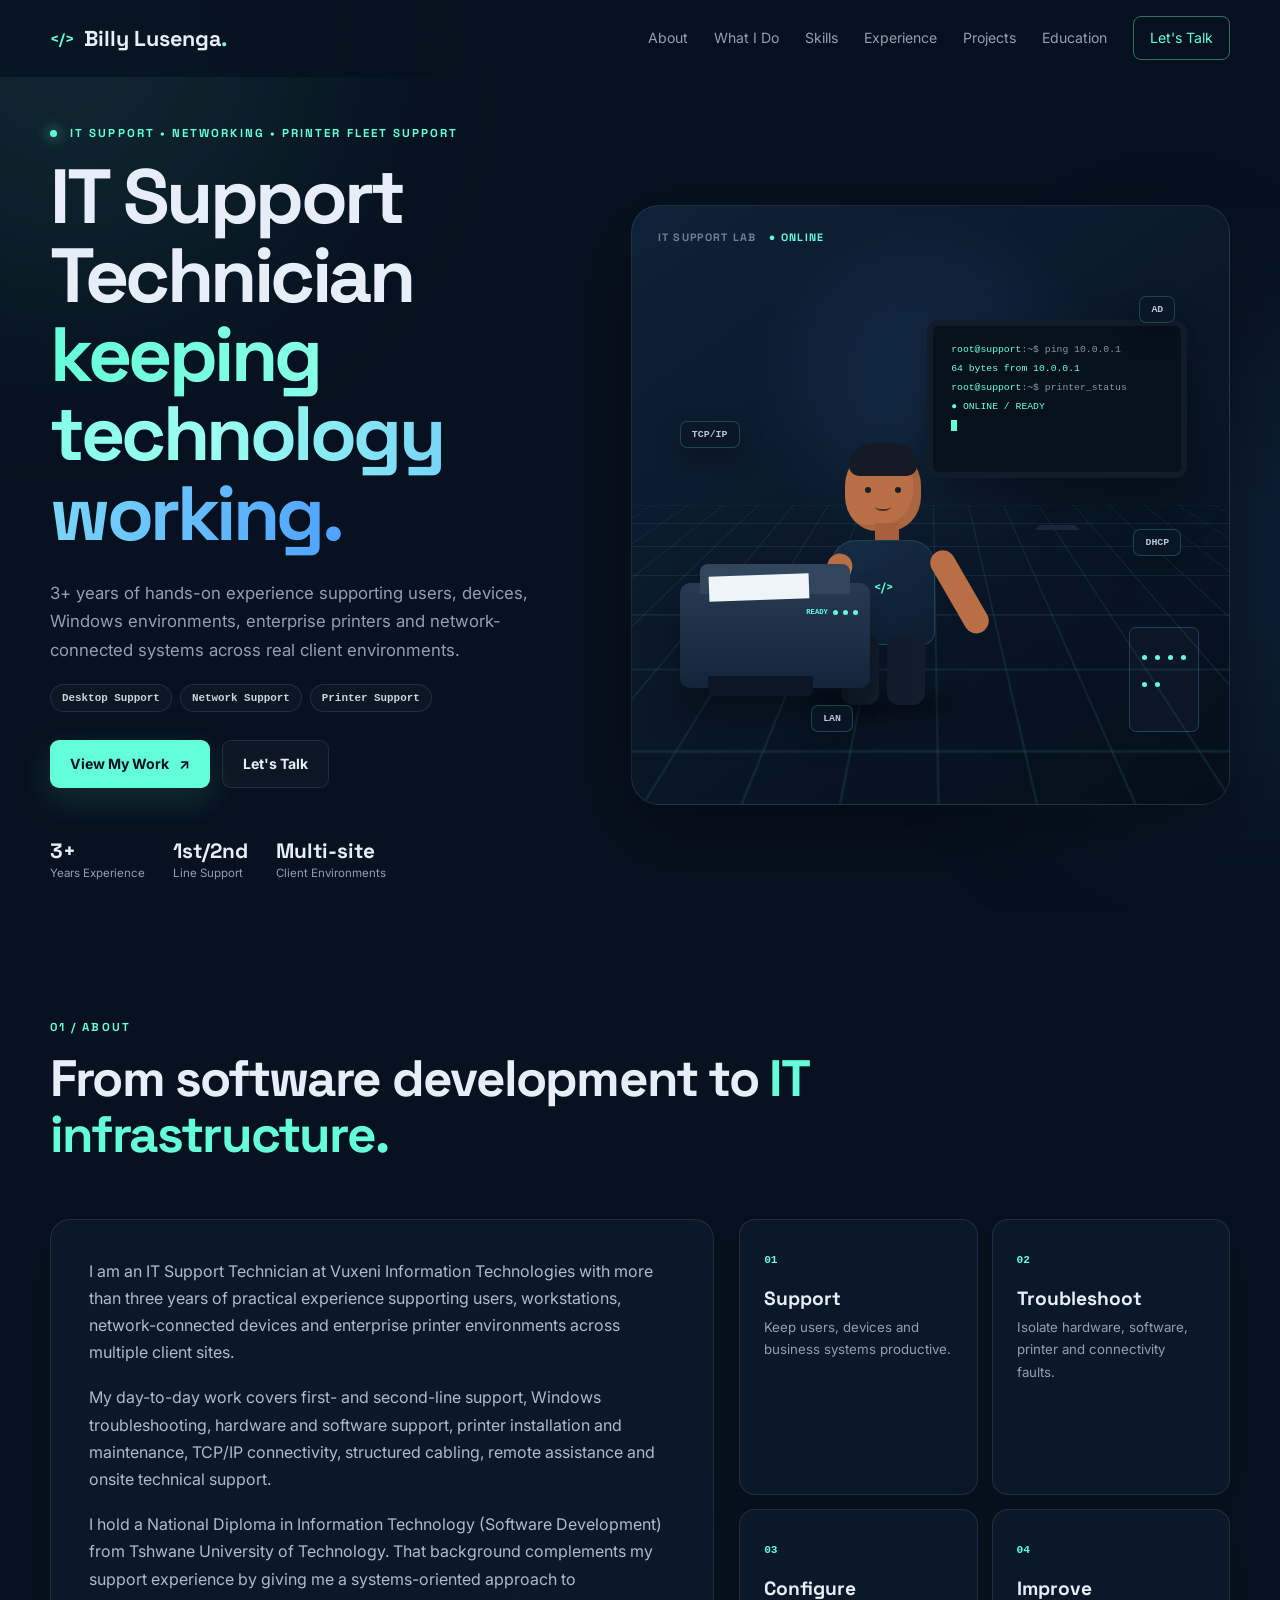
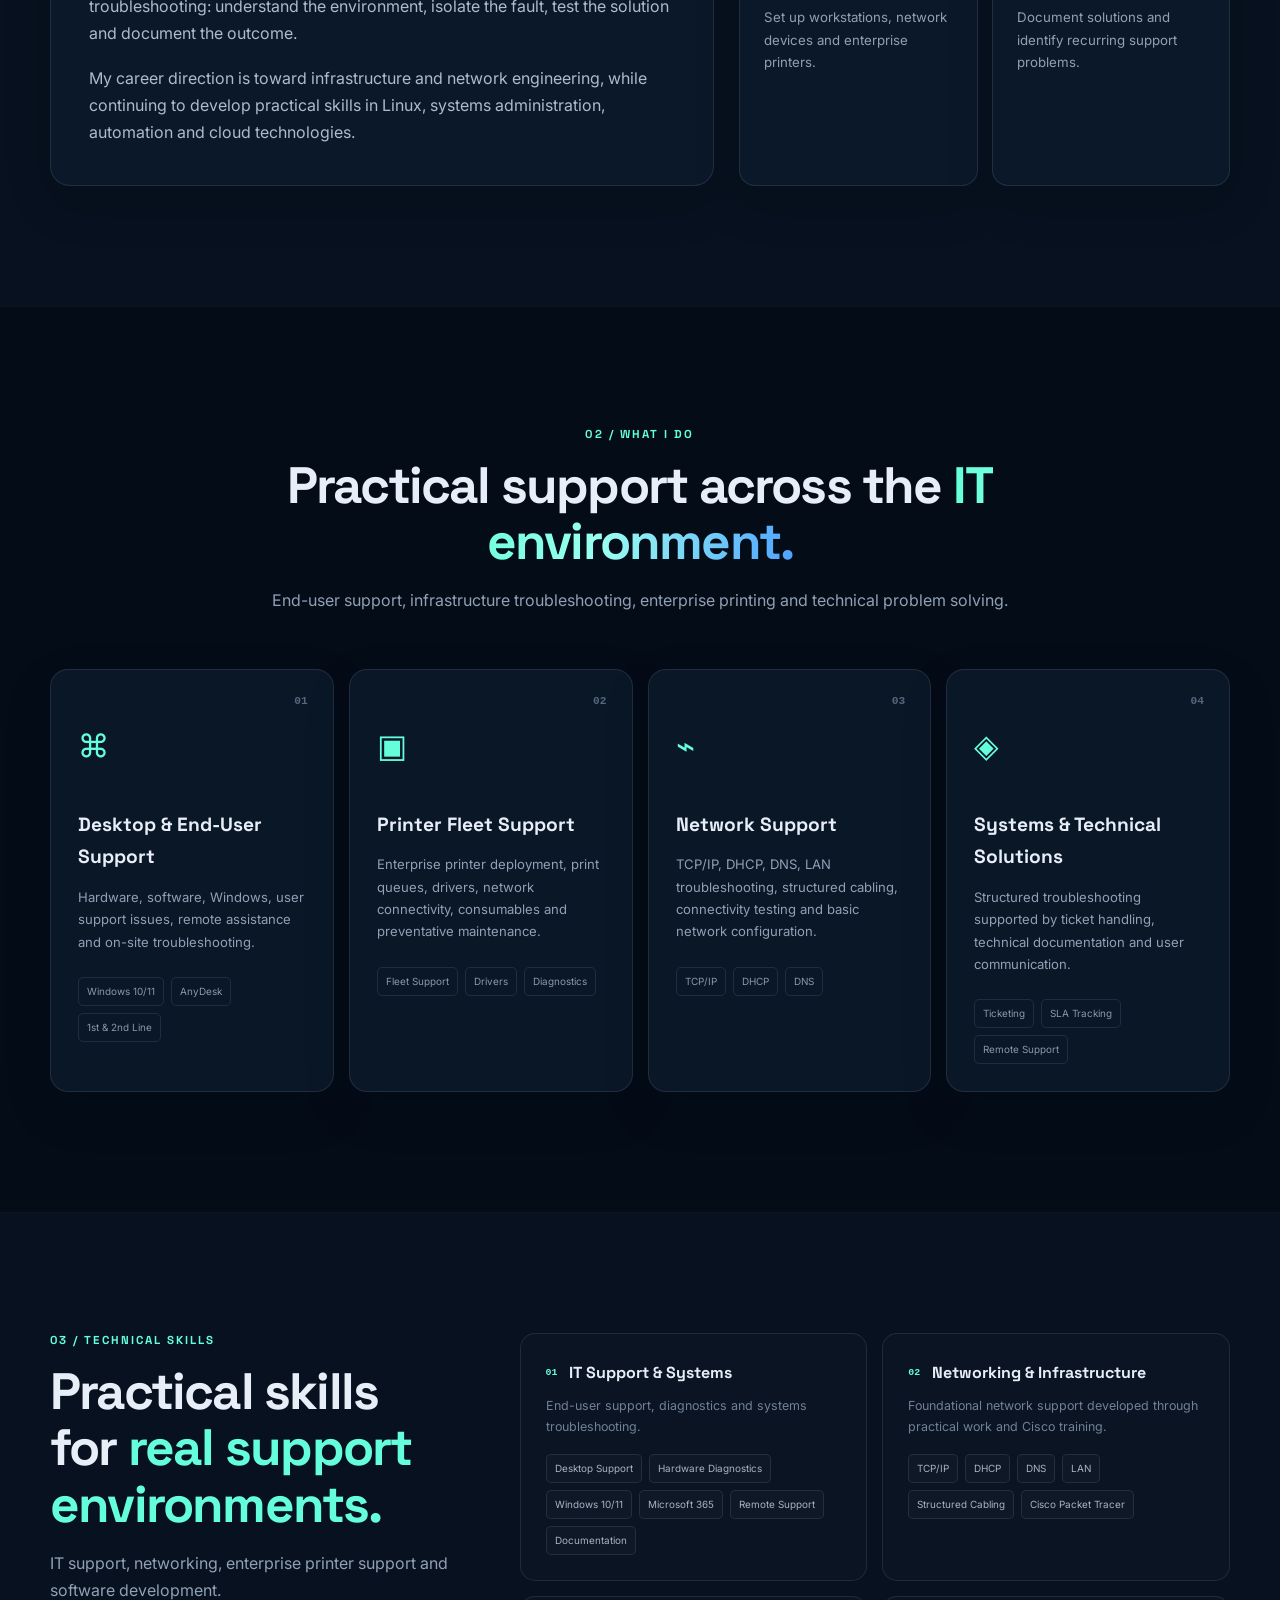
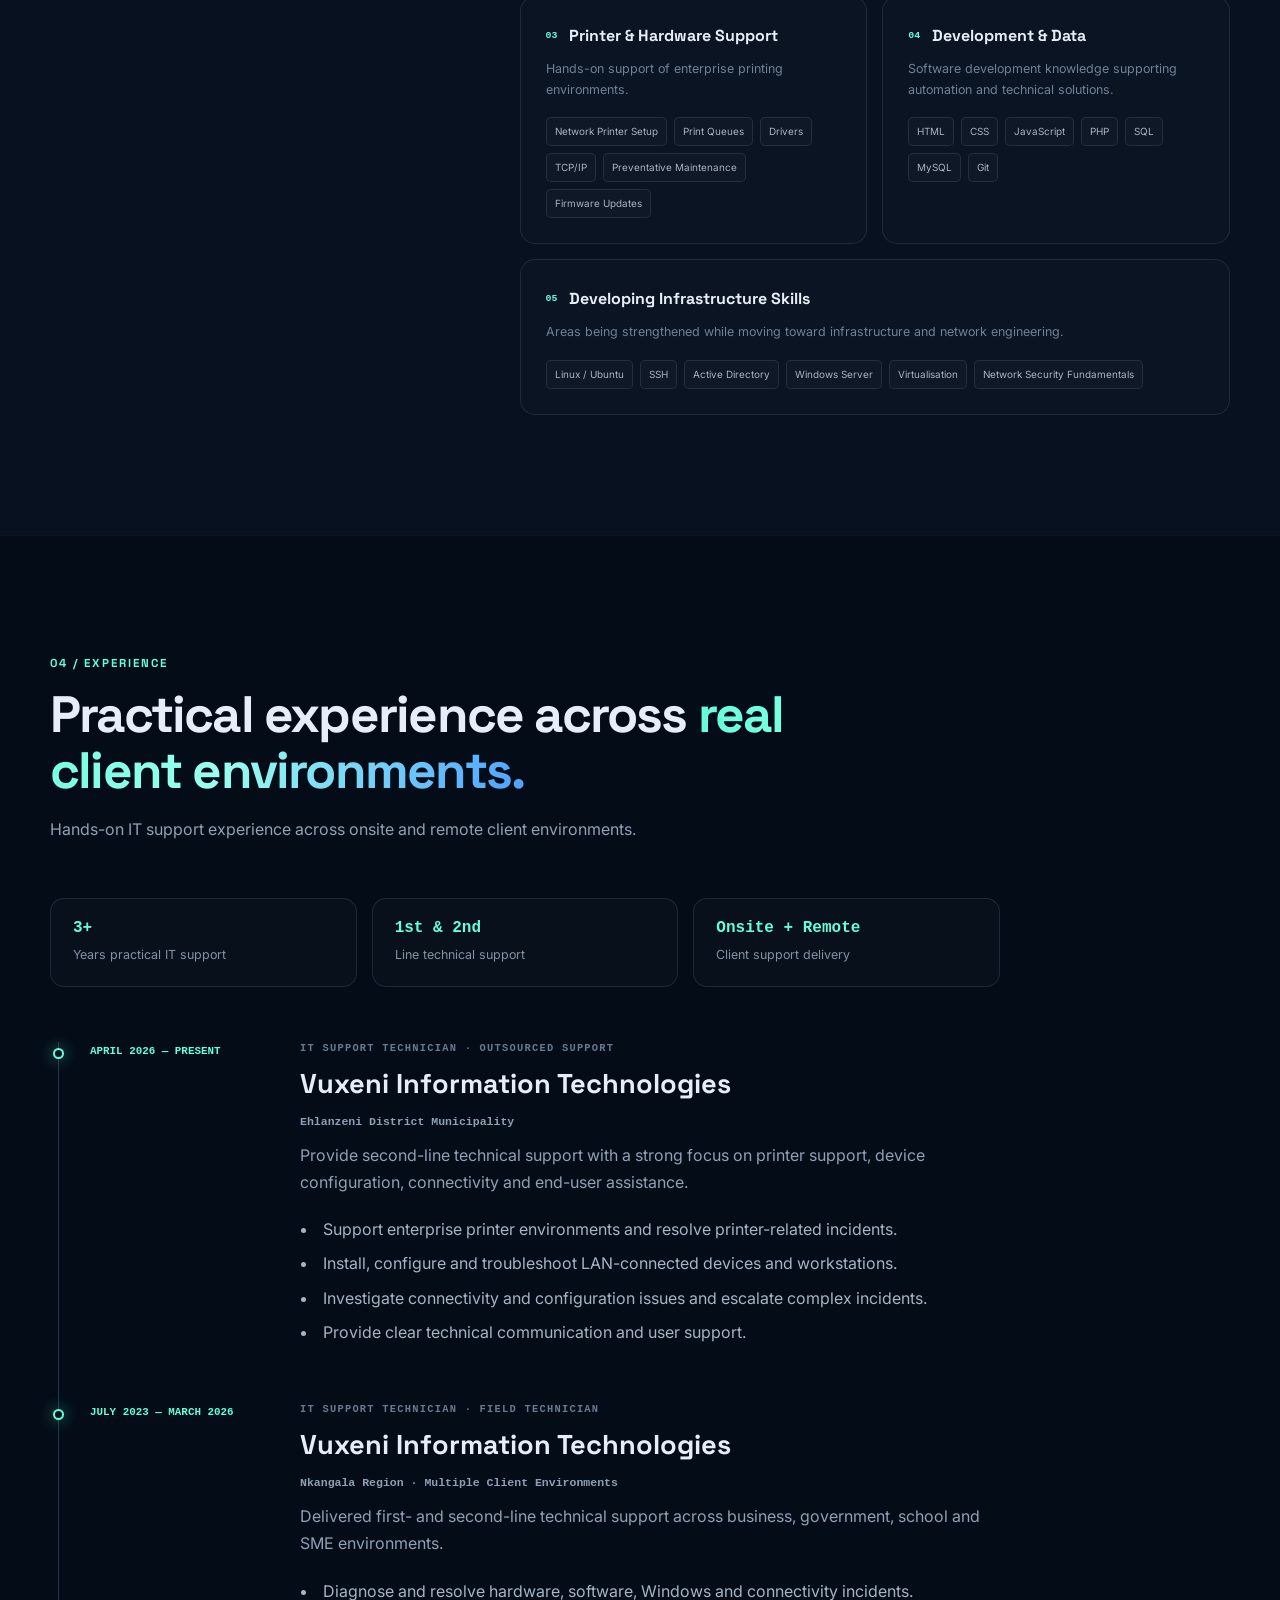
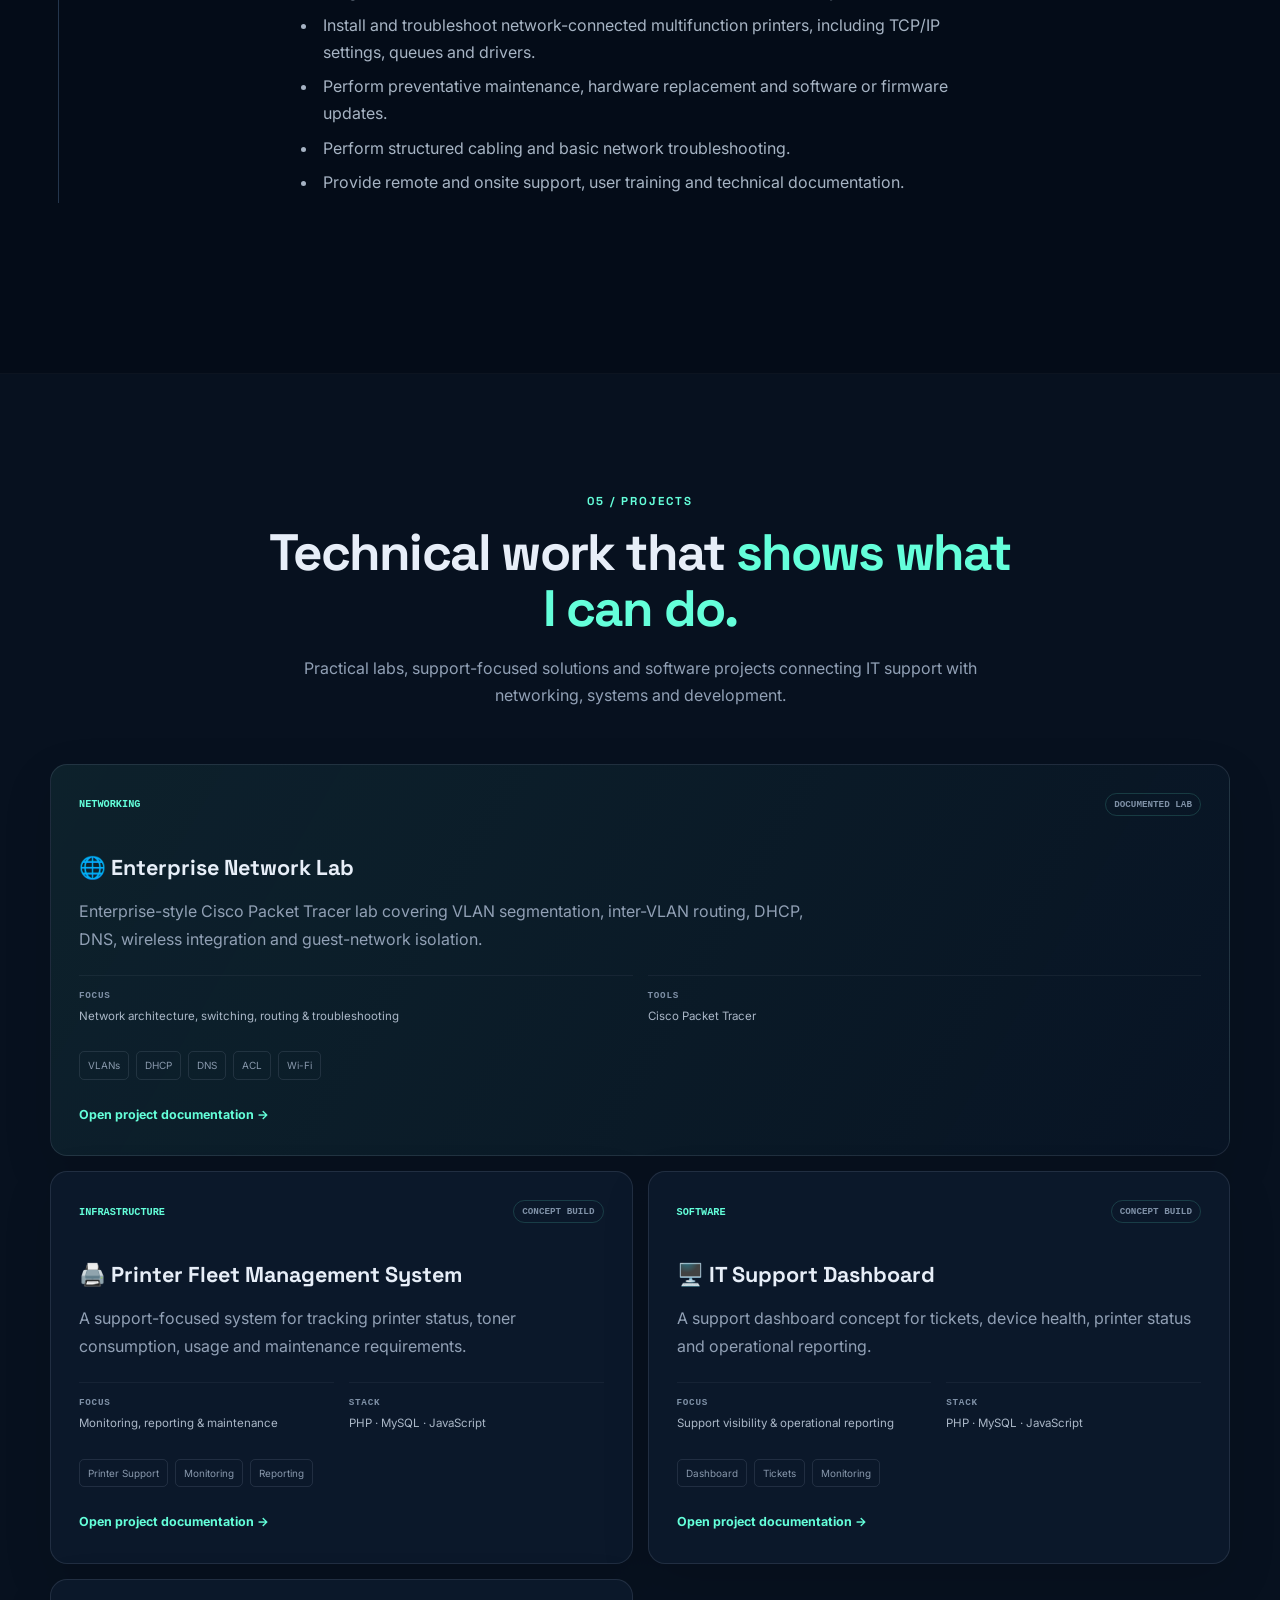
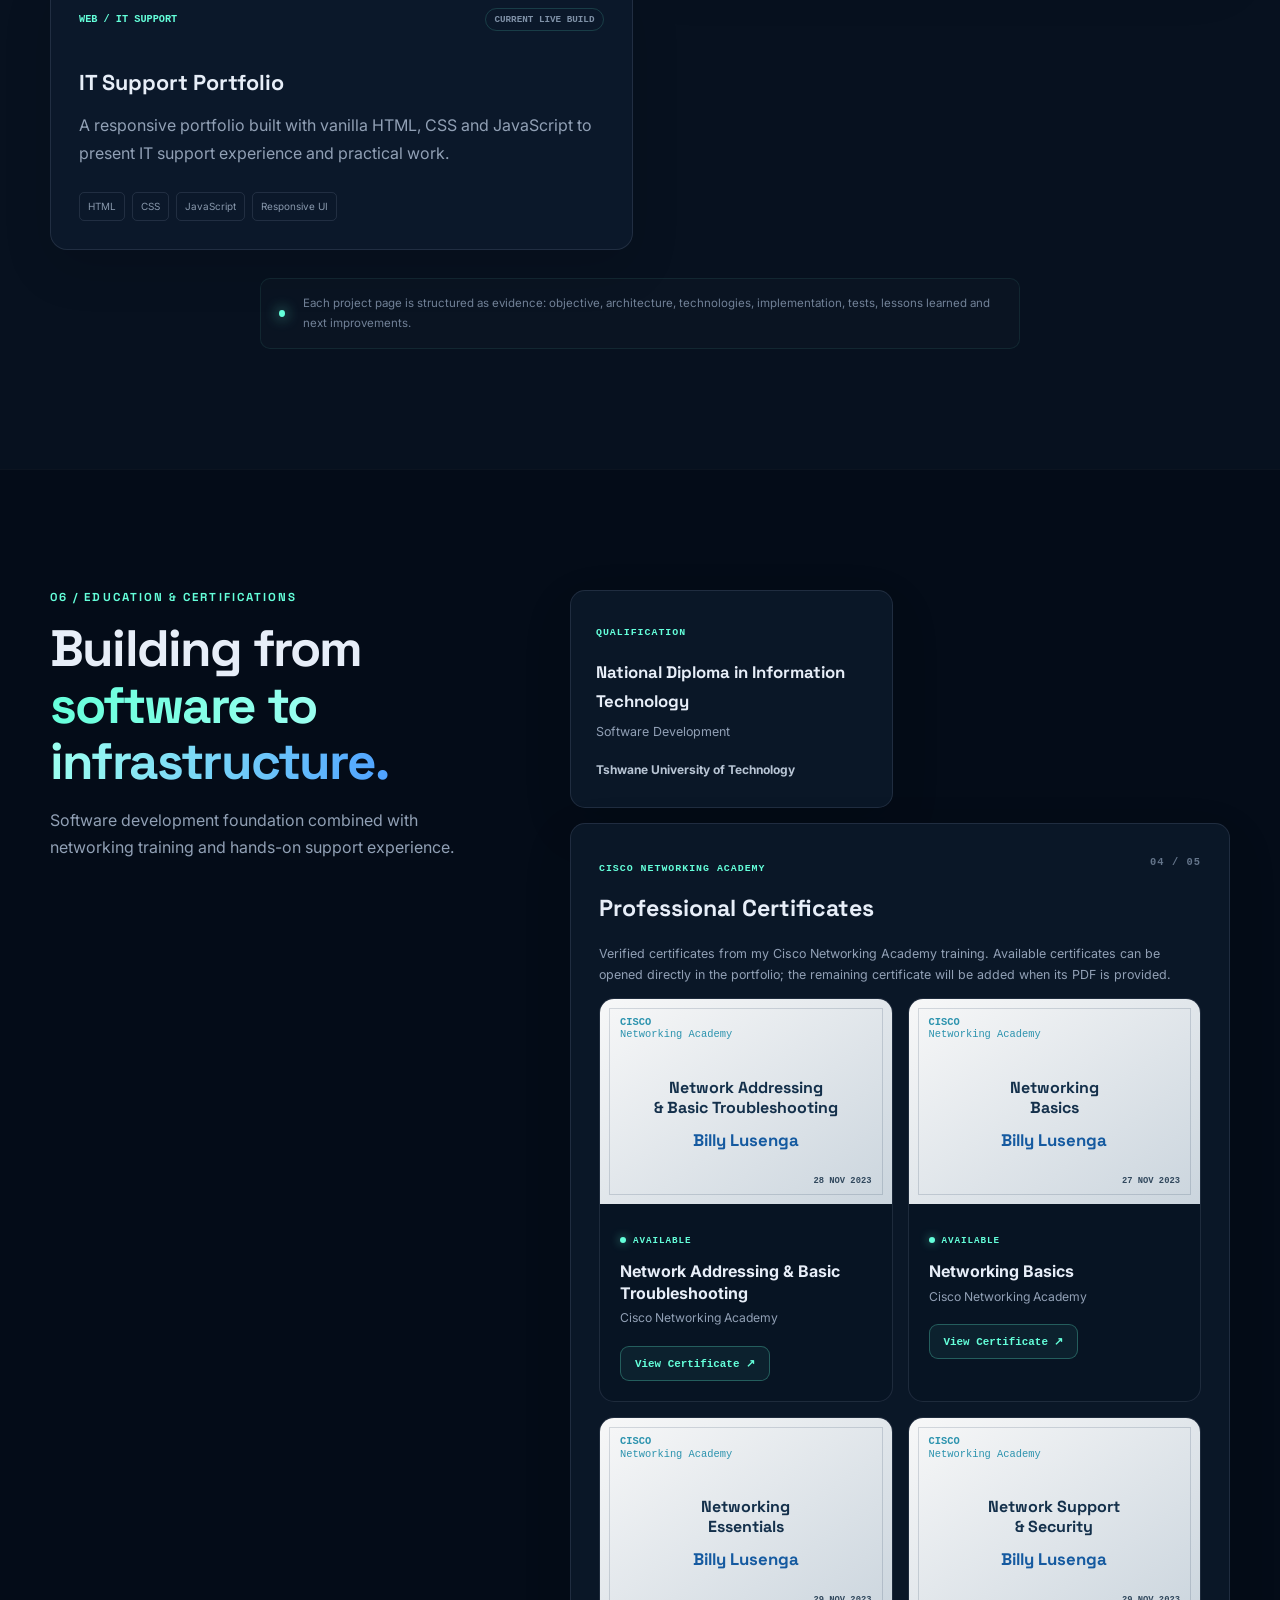
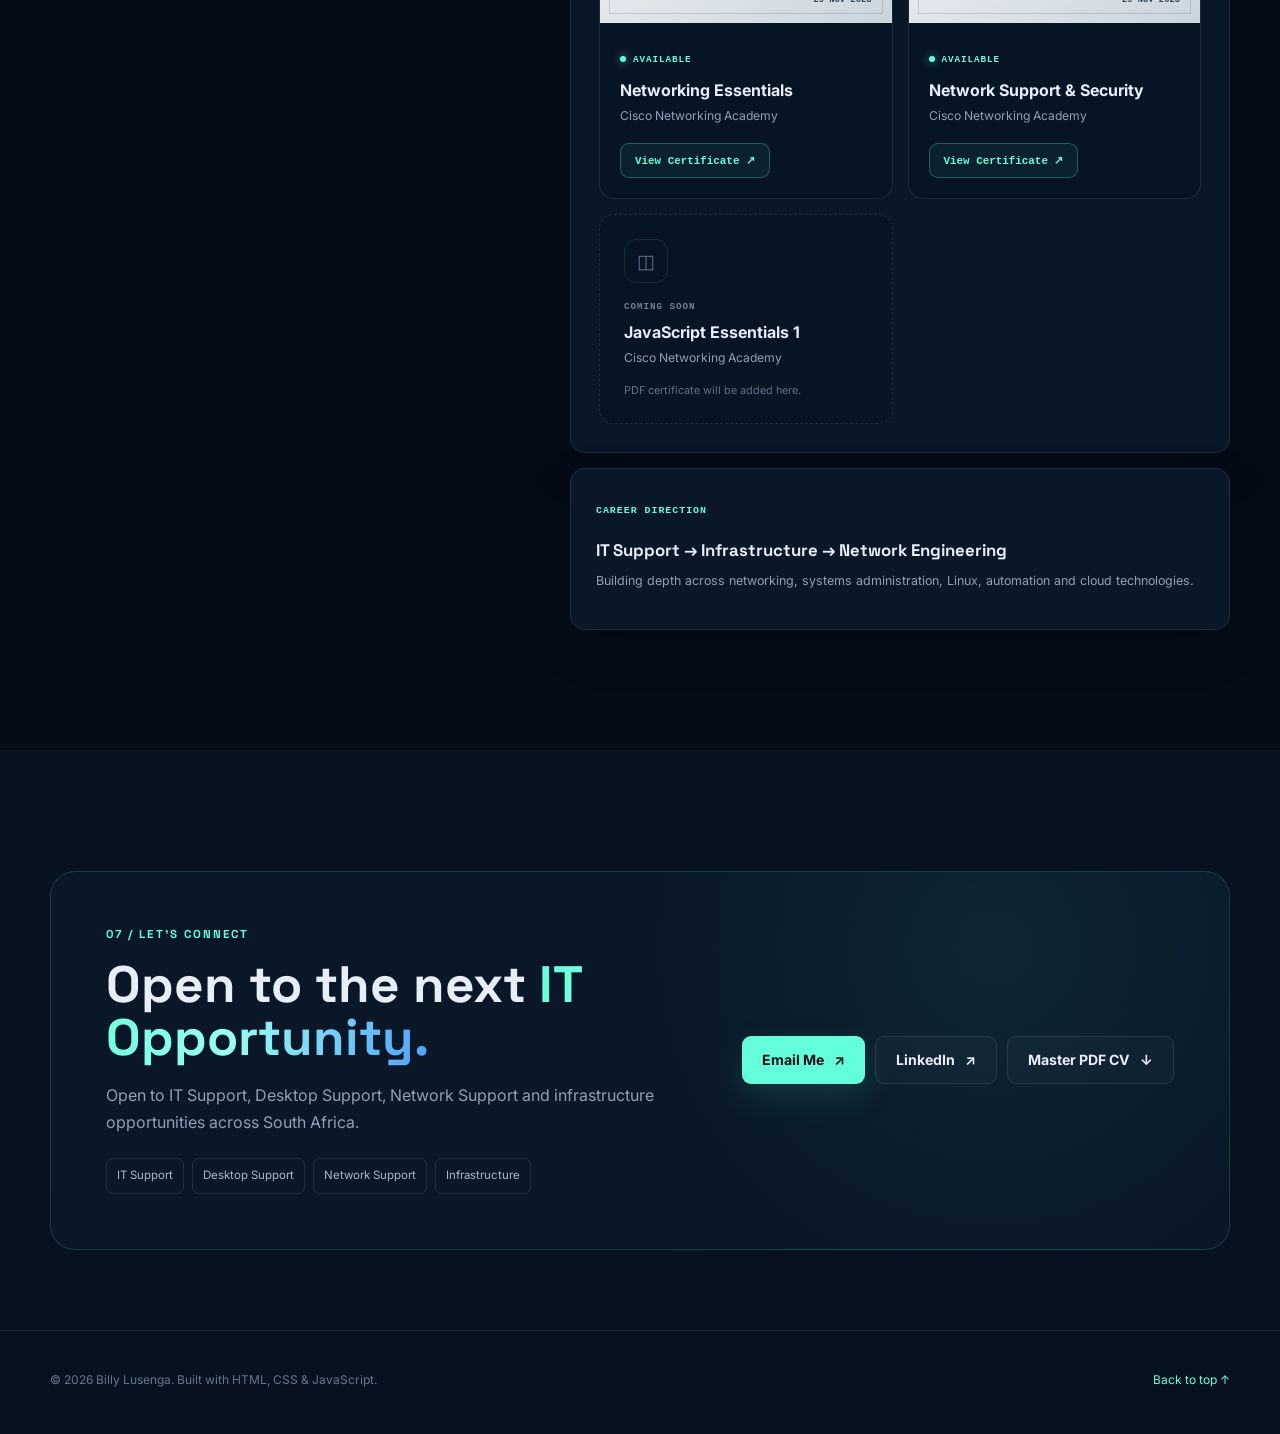
<file: index.html>
<!doctype html>
<html lang="en">
  <head>
    <meta charset="UTF-8" />
    <meta name="viewport" content="width=device-width, initial-scale=1.0" />
    <meta
      name="description"
      content="Billy Lusenga — IT Support Technician portfolio specialising in desktop support, printer fleet support, networking and technical troubleshooting."
    />
    <meta name="theme-color" content="#07111f" />
    <title>Billy Lusenga | IT Support Technician</title>
    <script>
      document.documentElement.classList.add("js");
    </script>
    <link rel="preconnect" href="https://fonts.googleapis.com" />
    <link rel="preconnect" href="https://fonts.gstatic.com" crossorigin />
    <link
      href="https://fonts.googleapis.com/css2?family=Inter:wght@400;500;600;700;800&family=Space+Grotesk:wght@500;600;700&display=swap"
      rel="stylesheet"
    />
    <link rel="stylesheet" href="css/style.css" />
  </head>
  <body>
    <div class="page-glow glow-one"></div>
    <div class="page-glow glow-two"></div>
    <header class="site-header" id="top">
      <nav class="nav container" aria-label="Main navigation">
        <a class="brand" href="#home"
          ><span class="brand-mark">&lt;/&gt;</span
          ><span>Billy Lusenga<span class="accent">.</span></span></a
        >
        <button
          class="menu-toggle"
          id="menuToggle"
          aria-expanded="false"
          aria-controls="navLinks"
          aria-label="Open navigation"
        >
          <span></span><span></span><span></span>
        </button>
        <div class="nav-links" id="navLinks">
          <a href="#about">About</a><a href="#services">What I Do</a
          ><a href="#skills">Skills</a><a href="#experience">Experience</a
          ><a href="#projects">Projects</a><a href="#education">Education</a
          ><a href="#contact" class="nav-cta">Let's Talk</a>
        </div>
      </nav>
    </header>

    <main>
      <section class="hero container" id="home">
        <div class="hero-copy reveal">
          <p class="eyebrow">
            <span class="status-dot"></span> IT SUPPORT • NETWORKING • PRINTER
            FLEET SUPPORT
          </p>
          <h1>
            IT Support Technician
            <span class="gradient-text">keeping technology working.</span>
          </h1>
          <p class="hero-text">
            3+ years of hands-on experience supporting users, devices, Windows
            environments, enterprise printers and network-connected systems
            across real client environments.
          </p>
          <div class="hero-tags">
            <span>Desktop Support</span><span>Network Support</span
            ><span>Printer Support</span>
          </div>
          <div class="hero-actions">
            <a class="btn btn-primary" href="#projects"
              >View My Work <span>↗</span></a
            ><a class="btn btn-secondary" href="#contact">Let's Talk</a>
          </div>
          <div class="hero-stats">
            <div><strong>3+</strong><span>Years Experience</span></div>
            <div><strong>1st/2nd</strong><span>Line Support</span></div>
            <div>
              <strong>Multi-site</strong><span>Client Environments</span>
            </div>
          </div>
        </div>
        <div class="hero-visual reveal">
          <div class="scene-grid"></div>
          <div class="scene-label label-top">
            IT SUPPORT LAB <span>● ONLINE</span>
          </div>
          <div class="character">
            <div class="character-shadow"></div>
            <div class="head">
              <div class="hair"></div>
              <div class="face">
                <span class="eye eye-left"></span
                ><span class="eye eye-right"></span><span class="smile"></span>
              </div>
            </div>
            <div class="neck"></div>
            <div class="body">
              <div class="shirt-logo">&lt;/&gt;</div>
              <div class="arm arm-left"></div>
              <div class="arm arm-right"></div>
            </div>
            <div class="leg leg-left"></div>
            <div class="leg leg-right"></div>
          </div>
          <div class="monitor">
            <div class="monitor-screen">
              <div class="terminal-line">
                <span>root@support</span>:~$ ping 10.0.0.1
              </div>
              <div class="terminal-line success">64 bytes from 10.0.0.1</div>
              <div class="terminal-line">
                <span>root@support</span>:~$ printer_status
              </div>
              <div class="terminal-line success">● ONLINE / READY</div>
              <div class="terminal-cursor"></div>
            </div>
            <div class="monitor-stand"></div>
          </div>
          <div class="printer">
            <div class="printer-top"></div>
            <div class="printer-panel">
              <span>READY</span><i></i><i></i><i></i>
            </div>
            <div class="paper"></div>
            <div class="printer-tray"></div>
          </div>
          <div class="network-rack">
            <div class="rack-light"></div>
            <div class="rack-light"></div>
            <div class="rack-light"></div>
            <div class="rack-light"></div>
            <div class="rack-light"></div>
            <div class="rack-light"></div>
          </div>
          <div class="floating-chip chip-one">TCP/IP</div>
          <div class="floating-chip chip-two">DHCP</div>
          <div class="floating-chip chip-three">AD</div>
          <div class="floating-chip chip-four">LAN</div>
        </div>
      </section>

      <section class="section about container" id="about">
        <div class="section-heading reveal">
          <p class="eyebrow">01 / ABOUT</p>
          <h2>
            From software development to
            <span class="accent">IT infrastructure.</span>
          </h2>
        </div>
        <div class="about-grid">
          <article class="about-card glass reveal">
            <p>
              I am an IT Support Technician at Vuxeni Information Technologies
              with more than three years of practical experience supporting
              users, workstations, network-connected devices and enterprise
              printer environments across multiple client sites.
            </p>
            <p>
              My day-to-day work covers first- and second-line support, Windows
              troubleshooting, hardware and software support, printer
              installation and maintenance, TCP/IP connectivity, structured
              cabling, remote assistance and onsite technical support.
            </p>
            <p>
              I hold a National Diploma in Information Technology (Software
              Development) from Tshwane University of Technology. That
              background complements my support experience by giving me a
              systems-oriented approach to troubleshooting: understand the
              environment, isolate the fault, test the solution and document the
              outcome.
            </p>
            <p>
              My career direction is toward infrastructure and network
              engineering, while continuing to develop practical skills in
              Linux, systems administration, automation and cloud technologies.
            </p>
          </article>
          <div class="about-metrics reveal">
            <div class="metric-card">
              <span class="metric-icon">01</span><strong>Support</strong>
              <p>Keep users, devices and business systems productive.</p>
            </div>
            <div class="metric-card">
              <span class="metric-icon">02</span><strong>Troubleshoot</strong>
              <p>
                Isolate hardware, software, printer and connectivity faults.
              </p>
            </div>
            <div class="metric-card">
              <span class="metric-icon">03</span><strong>Configure</strong>
              <p>
                Set up workstations, network devices and enterprise printers.
              </p>
            </div>
            <div class="metric-card">
              <span class="metric-icon">04</span><strong>Improve</strong>
              <p>Document solutions and identify recurring support problems.</p>
            </div>
          </div>
        </div>
      </section>

      <section class="section section-dark" id="services">
        <div class="container">
          <div class="section-heading centered reveal">
            <p class="eyebrow">02 / WHAT I DO</p>
            <h2>
              Practical support across the
              <span class="gradient-text">IT environment.</span>
            </h2>
            <p>
              End-user support, infrastructure troubleshooting, enterprise
              printing and technical problem solving.
            </p>
          </div>
          <div class="service-grid">
            <article class="service-card reveal">
              <span class="service-number">01</span>
              <div class="service-icon">⌘</div>
              <h3>Desktop & End-User Support</h3>
              <p>
                Hardware, software, Windows, user support issues, remote
                assistance and on-site troubleshooting.
              </p>
              <div class="tag-row">
                <span>Windows 10/11</span><span>AnyDesk</span
                ><span>1st & 2nd Line</span>
              </div>
            </article>
            <article class="service-card reveal">
              <span class="service-number">02</span>
              <div class="service-icon">▣</div>
              <h3>Printer Fleet Support</h3>
              <p>
                Enterprise printer deployment, print queues, drivers, network
                connectivity, consumables and preventative maintenance.
              </p>
              <div class="tag-row">
                <span>Fleet Support</span><span>Drivers</span
                ><span>Diagnostics</span>
              </div>
            </article>
            <article class="service-card reveal">
              <span class="service-number">03</span>
              <div class="service-icon">⌁</div>
              <h3>Network Support</h3>
              <p>
                TCP/IP, DHCP, DNS, LAN troubleshooting, structured cabling,
                connectivity testing and basic network configuration.
              </p>
              <div class="tag-row">
                <span>TCP/IP</span><span>DHCP</span><span>DNS</span>
              </div>
            </article>
            <article class="service-card reveal">
              <span class="service-number">04</span>
              <div class="service-icon">◈</div>
              <h3>Systems & Technical Solutions</h3>
              <p>
                Structured troubleshooting supported by ticket handling,
                technical documentation and user communication.
              </p>
              <div class="tag-row">
                <span>Ticketing</span><span>SLA Tracking</span
                ><span>Remote Support</span>
              </div>
            </article>
          </div>
        </div>
      </section>

      <section class="section skills container" id="skills">
        <div class="skills-layout">
          <div class="section-heading reveal">
            <p class="eyebrow">03 / TECHNICAL SKILLS</p>
            <h2>
              Practical skills for
              <span class="accent">real support environments.</span>
            </h2>
            <p>
              IT support, networking, enterprise printer support and software
              development.
            </p>
          </div>
          <div class="skill-groups reveal">
            <article class="skill-group">
              <div class="skill-group-header">
                <span class="skill-index">01</span>
                <h3>IT Support & Systems</h3>
              </div>
              <p class="skill-description">
                End-user support, diagnostics and systems troubleshooting.
              </p>
              <div class="skill-list">
                <span>Desktop Support</span><span>Hardware Diagnostics</span
                ><span>Windows 10/11</span><span>Microsoft 365</span
                ><span>Remote Support</span><span>Documentation</span>
              </div>
            </article>
            <article class="skill-group">
              <div class="skill-group-header">
                <span class="skill-index">02</span>
                <h3>Networking & Infrastructure</h3>
              </div>
              <p class="skill-description">
                Foundational network support developed through practical work
                and Cisco training.
              </p>
              <div class="skill-list">
                <span>TCP/IP</span><span>DHCP</span><span>DNS</span
                ><span>LAN</span><span>Structured Cabling</span
                ><span>Cisco Packet Tracer</span>
              </div>
            </article>
            <article class="skill-group">
              <div class="skill-group-header">
                <span class="skill-index">03</span>
                <h3>Printer & Hardware Support</h3>
              </div>
              <p class="skill-description">
                Hands-on support of enterprise printing environments.
              </p>
              <div class="skill-list">
                <span>Network Printer Setup</span><span>Print Queues</span
                ><span>Drivers</span><span>TCP/IP</span
                ><span>Preventative Maintenance</span
                ><span>Firmware Updates</span>
              </div>
            </article>
            <article class="skill-group">
              <div class="skill-group-header">
                <span class="skill-index">04</span>
                <h3>Development & Data</h3>
              </div>
              <p class="skill-description">
                Software development knowledge supporting automation and
                technical solutions.
              </p>
              <div class="skill-list">
                <span>HTML</span><span>CSS</span><span>JavaScript</span
                ><span>PHP</span><span>SQL</span><span>MySQL</span
                ><span>Git</span>
              </div>
            </article>
            <article class="skill-group skill-group-wide">
              <div class="skill-group-header">
                <span class="skill-index">05</span>
                <h3>Developing Infrastructure Skills</h3>
              </div>
              <p class="skill-description">
                Areas being strengthened while moving toward infrastructure and
                network engineering.
              </p>
              <div class="skill-list">
                <span>Linux / Ubuntu</span><span>SSH</span
                ><span>Active Directory</span><span>Windows Server</span
                ><span>Virtualisation</span
                ><span>Network Security Fundamentals</span>
              </div>
            </article>
          </div>
        </div>
      </section>

      <section class="section section-dark" id="experience">
        <div class="container">
          <div class="section-heading reveal">
            <p class="eyebrow">04 / EXPERIENCE</p>
            <h2>
              Practical experience across
              <span class="gradient-text">real client environments.</span>
            </h2>
            <p>
              Hands-on IT support experience across onsite and remote client
              environments.
            </p>
          </div>
          <div class="experience-summary reveal">
            <div class="experience-stat">
              <strong>3+</strong><span>Years practical IT support</span>
            </div>
            <div class="experience-stat">
              <strong>1st & 2nd</strong><span>Line technical support</span>
            </div>
            <div class="experience-stat">
              <strong>Onsite + Remote</strong
              ><span>Client support delivery</span>
            </div>
          </div>
          <div class="timeline">
            <article class="timeline-item reveal">
              <div class="timeline-marker"></div>
              <div class="timeline-date">APRIL 2026 — PRESENT</div>
              <div class="timeline-content">
                <p class="role-type">
                  IT SUPPORT TECHNICIAN · OUTSOURCED SUPPORT
                </p>
                <h3>Vuxeni Information Technologies</h3>
                <p class="timeline-client">Ehlanzeni District Municipality</p>
                <p>
                  Provide second-line technical support with a strong focus on
                  printer support, device configuration, connectivity and
                  end-user assistance.
                </p>
                <ul>
                  <li>
                    Support enterprise printer environments and resolve
                    printer-related incidents.
                  </li>
                  <li>
                    Install, configure and troubleshoot LAN-connected devices
                    and workstations.
                  </li>
                  <li>
                    Investigate connectivity and configuration issues and
                    escalate complex incidents.
                  </li>
                  <li>
                    Provide clear technical communication and user support.
                  </li>
                </ul>
              </div>
            </article>
            <article class="timeline-item reveal">
              <div class="timeline-marker"></div>
              <div class="timeline-date">JULY 2023 — MARCH 2026</div>
              <div class="timeline-content">
                <p class="role-type">
                  IT SUPPORT TECHNICIAN · FIELD TECHNICIAN
                </p>
                <h3>Vuxeni Information Technologies</h3>
                <p class="timeline-client">
                  Nkangala Region · Multiple Client Environments
                </p>
                <p>
                  Delivered first- and second-line technical support across
                  business, government, school and SME environments.
                </p>
                <ul>
                  <li>
                    Diagnose and resolve hardware, software, Windows and
                    connectivity incidents.
                  </li>
                  <li>
                    Install and troubleshoot network-connected multifunction
                    printers, including TCP/IP settings, queues and drivers.
                  </li>
                  <li>
                    Perform preventative maintenance, hardware replacement and
                    software or firmware updates.
                  </li>
                  <li>
                    Perform structured cabling and basic network
                    troubleshooting.
                  </li>
                  <li>
                    Provide remote and onsite support, user training and
                    technical documentation.
                  </li>
                </ul>
              </div>
            </article>
          </div>
        </div>
      </section>

      <section class="section projects container" id="projects">
        <div class="section-heading centered reveal">
          <p class="eyebrow">05 / PROJECTS</p>
          <h2>
            Technical work that <span class="accent">shows what I can do.</span>
          </h2>
          <p>
            Practical labs, support-focused solutions and software projects
            connecting IT support with networking, systems and development.
          </p>
        </div>
        <div class="project-grid">
          <article class="project-card featured reveal">
            <div class="project-top">
              <span class="project-type">NETWORKING</span
              ><span class="project-status">DOCUMENTED LAB</span>
            </div>
            <h3>🌐 Enterprise Network Lab</h3>
            <p>
              Enterprise-style Cisco Packet Tracer lab covering VLAN
              segmentation, inter-VLAN routing, DHCP, DNS, wireless integration
              and guest-network isolation.
            </p>
            <div class="project-details">
              <div>
                <strong>Focus</strong
                ><span
                  >Network architecture, switching, routing &
                  troubleshooting</span
                >
              </div>
              <div><strong>Tools</strong><span>Cisco Packet Tracer</span></div>
            </div>
            <div class="project-stack">
              <span>VLANs</span><span>DHCP</span><span>DNS</span><span>ACL</span
              ><span>Wi-Fi</span>
            </div>
            <a class="project-link" href="projects/enterprise-network-lab/"
              >Open project documentation →</a
            >
          </article>
          <article class="project-card reveal">
            <div class="project-top">
              <span class="project-type">INFRASTRUCTURE</span
              ><span class="project-status">CONCEPT BUILD</span>
            </div>
            <h3>🖨️ Printer Fleet Management System</h3>
            <p>
              A support-focused system for tracking printer status, toner
              consumption, usage and maintenance requirements.
            </p>
            <div class="project-details">
              <div>
                <strong>Focus</strong
                ><span>Monitoring, reporting & maintenance</span>
              </div>
              <div>
                <strong>Stack</strong><span>PHP · MySQL · JavaScript</span>
              </div>
            </div>
            <div class="project-stack">
              <span>Printer Support</span><span>Monitoring</span
              ><span>Reporting</span>
            </div>
            <a class="project-link" href="projects/printer-fleet-management/"
              >Open project documentation →</a
            >
          </article>
          <article class="project-card reveal">
            <div class="project-top">
              <span class="project-type">SOFTWARE</span
              ><span class="project-status">CONCEPT BUILD</span>
            </div>
            <h3>🖥️ IT Support Dashboard</h3>
            <p>
              A support dashboard concept for tickets, device health, printer
              status and operational reporting.
            </p>
            <div class="project-details">
              <div>
                <strong>Focus</strong
                ><span>Support visibility & operational reporting</span>
              </div>
              <div>
                <strong>Stack</strong><span>PHP · MySQL · JavaScript</span>
              </div>
            </div>
            <div class="project-stack">
              <span>Dashboard</span><span>Tickets</span><span>Monitoring</span>
            </div>
            <a class="project-link" href="projects/it-support-dashboard/"
              >Open project documentation →</a
            >
          </article>
          <article class="project-card reveal">
            <div class="project-top">
              <span class="project-type">WEB / IT SUPPORT</span
              ><span class="project-status">CURRENT LIVE BUILD</span>
            </div>
            <h3>IT Support Portfolio</h3>
            <p>
              A responsive portfolio built with vanilla HTML, CSS and JavaScript
              to present IT support experience and practical work.
            </p>
            <div class="project-stack">
              <span>HTML</span><span>CSS</span><span>JavaScript</span
              ><span>Responsive UI</span>
            </div>
          </article>
        </div>
        <div class="projects-note reveal">
          <span class="status-dot"></span>
          <p>
            Each project page is structured as evidence: objective,
            architecture, technologies, implementation, tests, lessons learned
            and next improvements.
          </p>
        </div>
      </section>

      <section class="section section-dark" id="education">
        <div class="container">
          <div class="education-grid">
            <div class="section-heading reveal">
              <p class="eyebrow">06 / EDUCATION & CERTIFICATIONS</p>
              <h2>
                Building from
                <span class="gradient-text">software to infrastructure.</span>
              </h2>
              <p>
                Software development foundation combined with networking
                training and hands-on support experience.
              </p>
            </div>
            <div class="credentials reveal">
              <article class="credential-card qualification-card">
                <span class="credential-label">QUALIFICATION</span>
                <h3>National Diploma in Information Technology</h3>
                <p>Software Development</p>
                <strong>Tshwane University of Technology</strong>
              </article>

              <div class="credential-card certificate-section-card">
                <div class="certificate-section-heading">
                  <div>
                    <span class="credential-label"
                      >CISCO NETWORKING ACADEMY</span
                    >
                    <h3>Professional Certificates</h3>
                  </div>
                  <span class="certificate-count">04 / 05</span>
                </div>
                <p class="certificate-intro">
                  Verified certificates from my Cisco Networking Academy
                  training. Available certificates can be opened directly in the
                  portfolio; the remaining certificate will be added when its
                  PDF is provided.
                </p>
                <div class="certificate-grid">
                  <article class="certificate-card certificate-card-available">
                    <div class="certificate-preview">
                      <div class="certificate-watermark">
                        CISCO<br /><span>Networking Academy</span>
                      </div>
                      <div class="certificate-preview-title">
                        Network Addressing<br />&amp; Basic Troubleshooting
                      </div>
                      <div class="certificate-preview-name">Billy Lusenga</div>
                      <div class="certificate-preview-date">28 NOV 2023</div>
                    </div>
                    <div class="certificate-card-body">
                      <div>
                        <span class="certificate-status available"
                          >AVAILABLE</span
                        >
                        <h4>Network Addressing &amp; Basic Troubleshooting</h4>
                        <p>Cisco Networking Academy</p>
                      </div>
                      <button
                        class="certificate-button"
                        type="button"
                        data-certificate="assets/certificates/Network_Addressing_and_Basic_Troubleshooting.pdf"
                        data-title="Network Addressing & Basic Troubleshooting"
                      >
                        View Certificate <span>↗</span>
                      </button>
                    </div>
                  </article>

                  <article class="certificate-card certificate-card-available">
                    <div class="certificate-preview">
                      <div class="certificate-watermark">
                        CISCO<br /><span>Networking Academy</span>
                      </div>
                      <div class="certificate-preview-title">
                        Networking<br />Basics
                      </div>
                      <div class="certificate-preview-name">Billy Lusenga</div>
                      <div class="certificate-preview-date">27 NOV 2023</div>
                    </div>
                    <div class="certificate-card-body">
                      <div>
                        <span class="certificate-status available"
                          >AVAILABLE</span
                        >
                        <h4>Networking Basics</h4>
                        <p>Cisco Networking Academy</p>
                      </div>
                      <button
                        class="certificate-button"
                        type="button"
                        data-certificate="assets/certificates/Networking_Basics.pdf"
                        data-title="Networking Basics"
                      >
                        View Certificate <span>↗</span>
                      </button>
                    </div>
                  </article>
                  <article class="certificate-card certificate-card-available">
                    <div class="certificate-preview">
                      <div class="certificate-watermark">
                        CISCO<br /><span>Networking Academy</span>
                      </div>
                      <div class="certificate-preview-title">
                        Networking<br />Essentials
                      </div>
                      <div class="certificate-preview-name">Billy Lusenga</div>
                      <div class="certificate-preview-date">29 NOV 2023</div>
                    </div>
                    <div class="certificate-card-body">
                      <div>
                        <span class="certificate-status available"
                          >AVAILABLE</span
                        >
                        <h4>Networking Essentials</h4>
                        <p>Cisco Networking Academy</p>
                      </div>
                      <button
                        class="certificate-button"
                        type="button"
                        data-certificate="assets/certificates/Networking_Essentials.pdf"
                        data-title="Networking Essentials"
                      >
                        View Certificate <span>↗</span>
                      </button>
                    </div>
                  </article>
                  <article class="certificate-card certificate-card-available">
                    <div class="certificate-preview">
                      <div class="certificate-watermark">
                        CISCO<br /><span>Networking Academy</span>
                      </div>
                      <div class="certificate-preview-title">
                        Network Support<br />&amp; Security
                      </div>
                      <div class="certificate-preview-name">Billy Lusenga</div>
                      <div class="certificate-preview-date">29 NOV 2023</div>
                    </div>
                    <div class="certificate-card-body">
                      <div>
                        <span class="certificate-status available"
                          >AVAILABLE</span
                        >
                        <h4>Network Support &amp; Security</h4>
                        <p>Cisco Networking Academy</p>
                      </div>
                      <button
                        class="certificate-button"
                        type="button"
                        data-certificate="assets/certificates/Network_Support_and_Security.pdf"
                        data-title="Network Support & Security"
                      >
                        View Certificate <span>↗</span>
                      </button>
                    </div>
                  </article>
                  <article
                    class="certificate-card certificate-card-placeholder"
                  >
                    <div class="certificate-placeholder-icon">◫</div>
                    <span class="certificate-status pending">COMING SOON</span>
                    <h4>JavaScript Essentials 1</h4>
                    <p>Cisco Networking Academy</p>
                    <span class="placeholder-note"
                      >PDF certificate will be added here.</span
                    >
                  </article>
                </div>
              </div>

              <article class="credential-card career-card">
                <span class="credential-label">CAREER DIRECTION</span>
                <h3>IT Support → Infrastructure → Network Engineering</h3>
                <p>
                  Building depth across networking, systems administration,
                  Linux, automation and cloud technologies.
                </p>
              </article>
            </div>
          </div>
        </div>
      </section>

      <div
        class="certificate-modal"
        id="certificateModal"
        aria-hidden="true"
        role="dialog"
        aria-modal="true"
        aria-labelledby="certificateModalTitle"
      >
        <div class="certificate-modal-backdrop" data-close-certificate></div>
        <div class="certificate-modal-dialog">
          <div class="certificate-modal-header">
            <div>
              <span class="credential-label">CERTIFICATE VIEWER</span>
              <h3 id="certificateModalTitle">Certificate</h3>
            </div>
            <button
              class="certificate-close"
              type="button"
              aria-label="Close certificate viewer"
              data-close-certificate
            >
              ×
            </button>
          </div>
          <div class="certificate-viewer">
            <object id="certificatePdf" data="" type="application/pdf">
              <p>
                Your browser cannot display this PDF here.
                <a
                  id="certificateFallback"
                  href=""
                  target="_blank"
                  rel="noopener noreferrer"
                  >Open the certificate in a new tab</a
                >.
              </p>
            </object>
          </div>
          <div class="certificate-modal-actions">
            <a class="btn btn-primary" id="certificateDownload" href="" download
              >Download Certificate <span>↓</span></a
            ><button
              class="btn btn-secondary"
              type="button"
              data-close-certificate
            >
              Close Viewer
            </button>
          </div>
        </div>
      </div>

      <section class="section contact container" id="contact">
        <div class="contact-card reveal">
          <div class="contact-copy">
            <p class="eyebrow">07 / LET'S CONNECT</p>
            <h2>
              Open to the next
              <span class="gradient-text">IT Opportunity.</span>
            </h2>
            <p>
              Open to IT Support, Desktop Support, Network Support and
              infrastructure opportunities across South Africa.
            </p>
            <div class="contact-focus">
              <span>IT Support</span><span>Desktop Support</span
              ><span>Network Support</span><span>Infrastructure</span>
            </div>
          </div>
          <div class="contact-actions">
            <a class="btn btn-primary" href="mailto:billyoungl777.bl@gmail.com"
              >Email Me <span>↗</span></a
            ><a
              class="btn btn-secondary"
              href="https://www.linkedin.com/in/billyounglusenga/"
              target="_blank"
              rel="noopener noreferrer"
              >LinkedIn <span>↗</span></a
            ><a class="btn btn-secondary" href="Billy_Lusenga_IT_Support_Technician_CV.pdf"
              >Master PDF CV <span>↓</span></a
            >
          </div>
        </div>
      </section>
    </main>
    <footer class="footer">
      <div class="container footer-inner">
        <p>
          © <span id="year"></span> Billy Lusenga. Built with HTML, CSS &
          JavaScript.
        </p>
        <a href="#home">Back to top ↑</a>
      </div>
    </footer>
    <script src="js/script.js"></script>
  </body>
</html>
</file>
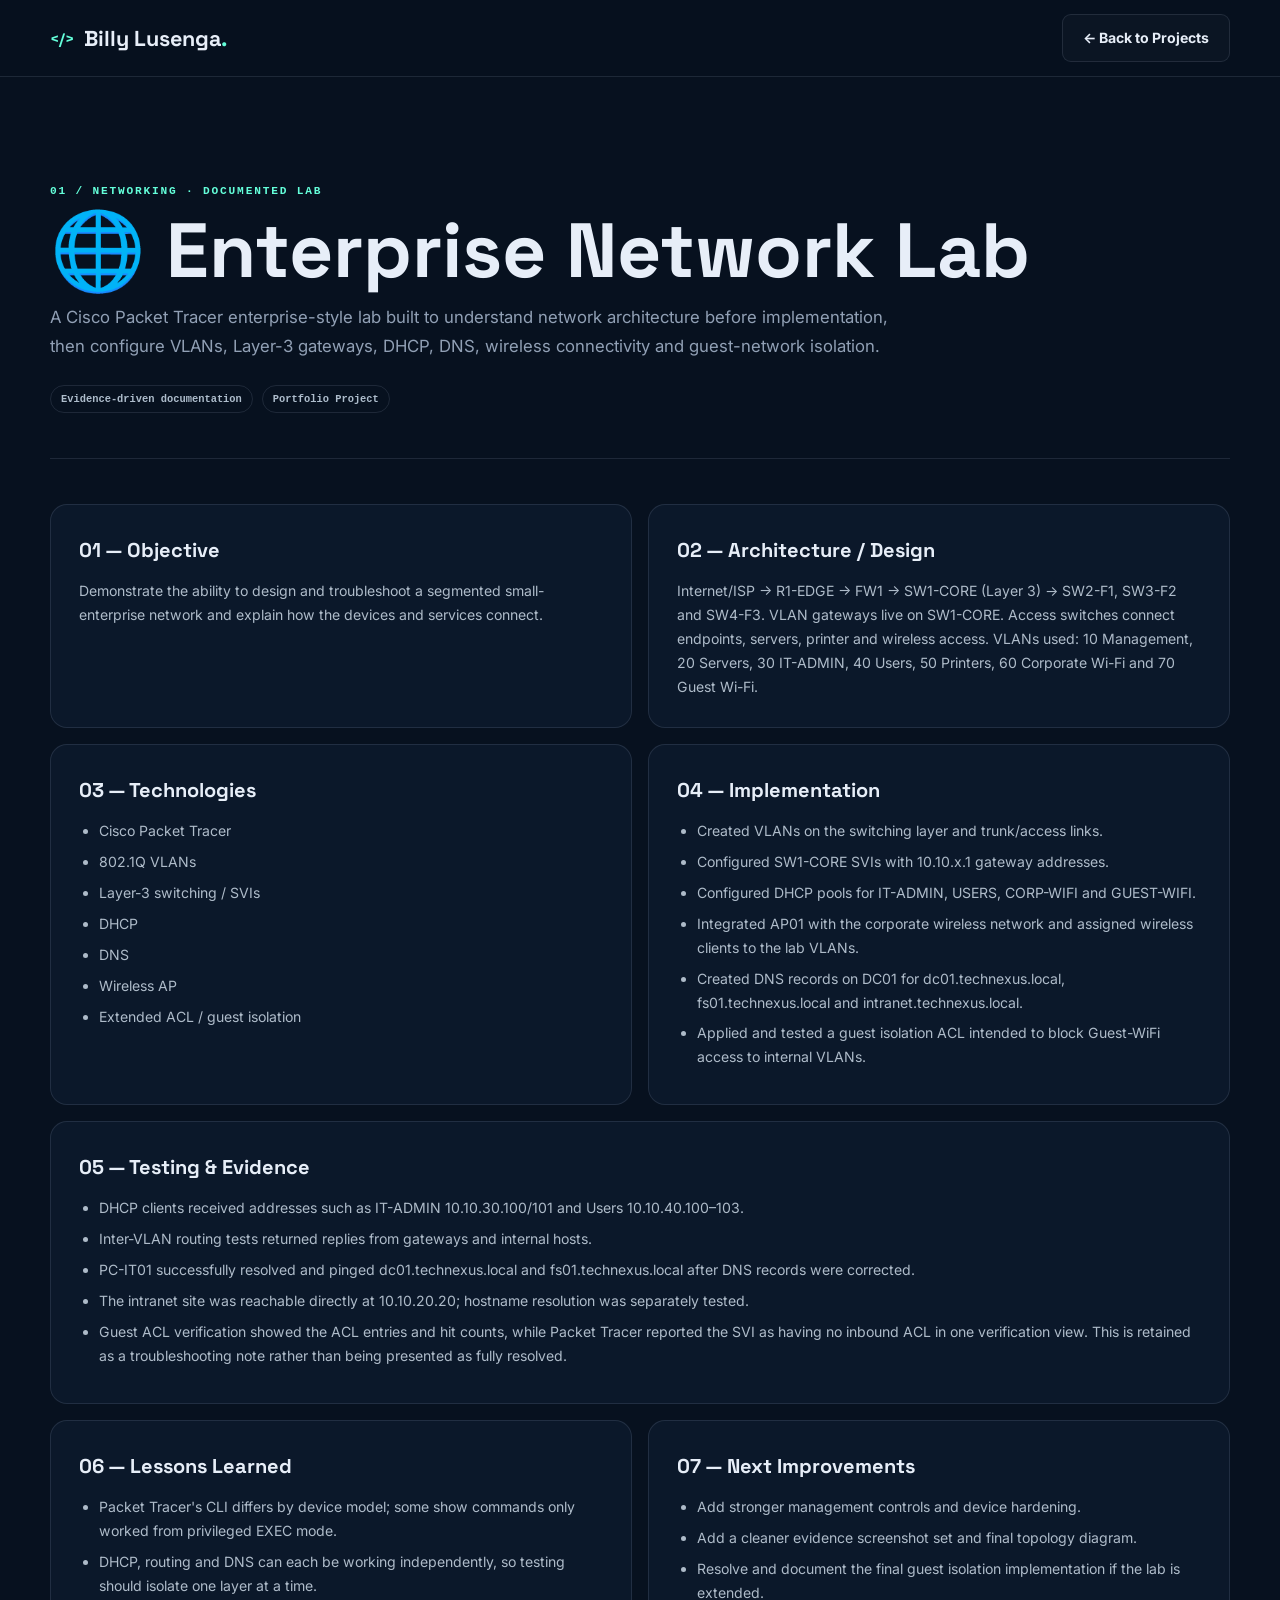
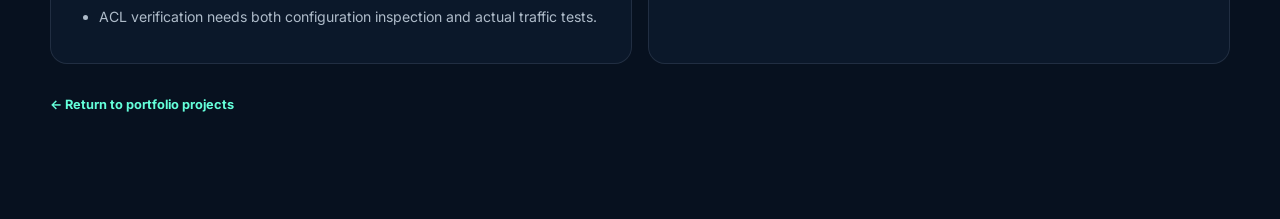
<file: projects/index.html>
<!doctype html>
<html lang="en">
  <head>
    <meta charset="UTF-8" />
    <meta name="viewport" content="width=device-width,initial-scale=1.0" />
    <title>🌐 Enterprise Network Lab | Billy Lusenga</title>
    <meta
      name="description"
      content="A Cisco Packet Tracer enterprise-style lab built to understand network architecture before implementation, then configure VLANs, Layer-3 gateways, DHCP, DNS, wireless connectivity and guest-network isolation."
    />
    <link rel="preconnect" href="https://fonts.googleapis.com" />
    <link rel="preconnect" href="https://fonts.gstatic.com" crossorigin />
    <link
      href="https://fonts.googleapis.com/css2?family=Inter:wght@400;500;600;700;800&family=Space+Grotesk:wght@500;600;700&display=swap"
      rel="stylesheet"
    />
    <link rel="stylesheet" href="../../css/style.css" />
    <style>
      .project-page {
        padding-top: 120px;
        padding-bottom: 100px;
      }
      .project-hero {
        padding: 65px 0 45px;
        border-bottom: 1px solid var(--border);
      }
      .project-kicker {
        color: #64ffda;
        font:
          700 0.7rem ui-monospace,
          monospace;
        letter-spacing: 0.16em;
      }
      .project-hero h1 {
        font-size: clamp(2.8rem, 6vw, 5rem);
        line-height: 1.02;
        margin: 14px 0;
      }
      .project-hero .lead {
        max-width: 850px;
        color: var(--muted);
        font-size: 1.05rem;
      }
      .project-meta {
        display: flex;
        flex-wrap: wrap;
        gap: 9px;
        margin-top: 25px;
      }
      .project-meta span {
        padding: 7px 10px;
        border: 1px solid var(--border);
        border-radius: 999px;
        color: #aebdcc;
        font:
          600 0.65rem ui-monospace,
          monospace;
      }
      .doc-grid {
        display: grid;
        grid-template-columns: 1fr 1fr;
        gap: 16px;
        margin-top: 45px;
      }
      .doc-card {
        padding: 28px;
        border: 1px solid var(--border);
        border-radius: 17px;
        background: var(--panel);
      }
      .doc-card.wide {
        grid-column: span 2;
      }
      .doc-card h2 {
        font-size: 1.25rem;
        margin-bottom: 12px;
      }
      .doc-card p,
      .doc-card li {
        color: #aebbc9;
        font-size: 0.88rem;
      }
      .doc-card ul {
        padding-left: 20px;
      }
      .doc-card li {
        margin: 7px 0;
      }
      .back-link {
        display: inline-flex;
        color: var(--accent);
        margin-top: 30px;
        font-weight: 700;
        font-size: 0.8rem;
      }
      @media (max-width: 760px) {
        .doc-grid {
          grid-template-columns: 1fr;
        }
        .doc-card.wide {
          grid-column: auto;
        }
      }
    </style>
  </head>
  <body>
    <header class="site-header scrolled">
      <nav class="nav container">
        <a class="brand" href="../../index.html"
          ><span class="brand-mark">&lt;/&gt;</span
          ><span>Billy Lusenga<span class="accent">.</span></span></a
        ><a class="btn btn-secondary" href="../../index.html#projects"
          >← Back to Projects</a
        >
      </nav>
    </header>
    <main class="project-page">
      <div class="container">
        <section class="project-hero">
          <p class="project-kicker">01 / NETWORKING · DOCUMENTED LAB</p>
          <h1>🌐 Enterprise Network Lab</h1>
          <p class="lead">
            A Cisco Packet Tracer enterprise-style lab built to understand
            network architecture before implementation, then configure VLANs,
            Layer-3 gateways, DHCP, DNS, wireless connectivity and guest-network
            isolation.
          </p>
          <div class="project-meta">
            <span>Evidence-driven documentation</span
            ><span>Portfolio Project</span>
          </div>
        </section>
        <div class="doc-grid">
          <article class="doc-card">
            <h2>01 — Objective</h2>
            <p>
              Demonstrate the ability to design and troubleshoot a segmented
              small-enterprise network and explain how the devices and services
              connect.
            </p>
          </article>
          <article class="doc-card">
            <h2>02 — Architecture / Design</h2>
            <p>
              Internet/ISP → R1-EDGE → FW1 → SW1-CORE (Layer 3) → SW2-F1, SW3-F2
              and SW4-F3. VLAN gateways live on SW1-CORE. Access switches
              connect endpoints, servers, printer and wireless access. VLANs
              used: 10 Management, 20 Servers, 30 IT-ADMIN, 40 Users, 50
              Printers, 60 Corporate Wi-Fi and 70 Guest Wi-Fi.
            </p>
          </article>
          <article class="doc-card">
            <h2>03 — Technologies</h2>
            <ul>
              <li>Cisco Packet Tracer</li>
              <li>802.1Q VLANs</li>
              <li>Layer-3 switching / SVIs</li>
              <li>DHCP</li>
              <li>DNS</li>
              <li>Wireless AP</li>
              <li>Extended ACL / guest isolation</li>
            </ul>
          </article>
          <article class="doc-card">
            <h2>04 — Implementation</h2>
            <ul>
              <li>
                Created VLANs on the switching layer and trunk/access links.
              </li>
              <li>
                Configured SW1-CORE SVIs with 10.10.x.1 gateway addresses.
              </li>
              <li>
                Configured DHCP pools for IT-ADMIN, USERS, CORP-WIFI and
                GUEST-WIFI.
              </li>
              <li>
                Integrated AP01 with the corporate wireless network and assigned
                wireless clients to the lab VLANs.
              </li>
              <li>
                Created DNS records on DC01 for dc01.technexus.local,
                fs01.technexus.local and intranet.technexus.local.
              </li>
              <li>
                Applied and tested a guest isolation ACL intended to block
                Guest-WiFi access to internal VLANs.
              </li>
            </ul>
          </article>
          <article class="doc-card wide">
            <h2>05 — Testing & Evidence</h2>
            <ul>
              <li>
                DHCP clients received addresses such as IT-ADMIN
                10.10.30.100/101 and Users 10.10.40.100–103.
              </li>
              <li>
                Inter-VLAN routing tests returned replies from gateways and
                internal hosts.
              </li>
              <li>
                PC-IT01 successfully resolved and pinged dc01.technexus.local
                and fs01.technexus.local after DNS records were corrected.
              </li>
              <li>
                The intranet site was reachable directly at 10.10.20.20;
                hostname resolution was separately tested.
              </li>
              <li>
                Guest ACL verification showed the ACL entries and hit counts,
                while Packet Tracer reported the SVI as having no inbound ACL in
                one verification view. This is retained as a troubleshooting
                note rather than being presented as fully resolved.
              </li>
            </ul>
          </article>
          <article class="doc-card">
            <h2>06 — Lessons Learned</h2>
            <ul>
              <li>
                Packet Tracer's CLI differs by device model; some show commands
                only worked from privileged EXEC mode.
              </li>
              <li>
                DHCP, routing and DNS can each be working independently, so
                testing should isolate one layer at a time.
              </li>
              <li>
                ACL verification needs both configuration inspection and actual
                traffic tests.
              </li>
            </ul>
          </article>
          <article class="doc-card">
            <h2>07 — Next Improvements</h2>
            <ul>
              <li>Add stronger management controls and device hardening.</li>
              <li>
                Add a cleaner evidence screenshot set and final topology
                diagram.
              </li>
              <li>
                Resolve and document the final guest isolation implementation if
                the lab is extended.
              </li>
            </ul>
          </article>
        </div>
        <a class="back-link" href="../../index.html#projects"
          >← Return to portfolio projects</a
        >
      </div>
    </main>
  </body>
</html>
</file>
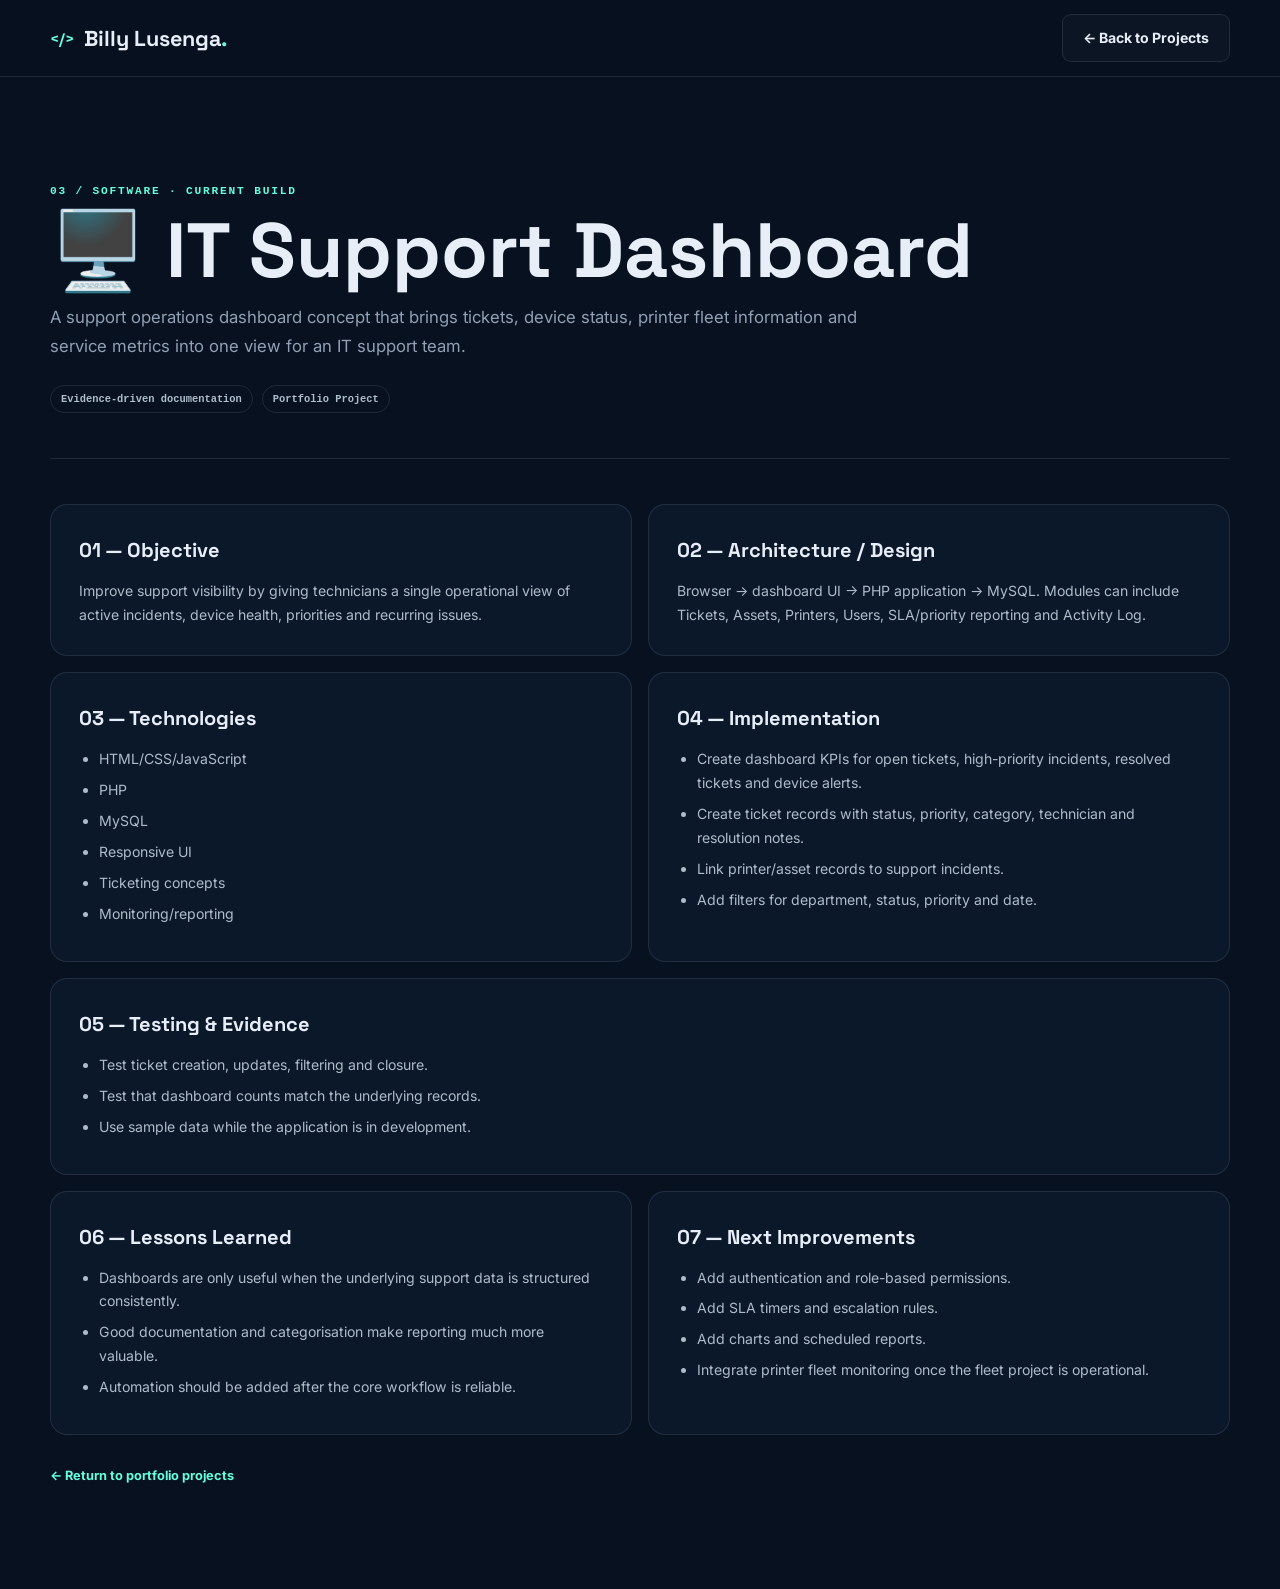
<file: projects/it-support-dashboard/index.html>
<!doctype html>
<html lang="en">
  <head>
    <meta charset="UTF-8" />
    <meta name="viewport" content="width=device-width,initial-scale=1.0" />
    <title>🖥️ IT Support Dashboard | Billy Lusenga</title>
    <meta
      name="description"
      content="A support operations dashboard concept that brings tickets, device status, printer fleet information and service metrics into one view for an IT support team."
    />
    <link rel="preconnect" href="https://fonts.googleapis.com" />
    <link rel="preconnect" href="https://fonts.gstatic.com" crossorigin />
    <link
      href="https://fonts.googleapis.com/css2?family=Inter:wght@400;500;600;700;800&family=Space+Grotesk:wght@500;600;700&display=swap"
      rel="stylesheet"
    />
    <link rel="stylesheet" href="../../css/style.css" />
    <style>
      .project-page {
        padding-top: 120px;
        padding-bottom: 100px;
      }
      .project-hero {
        padding: 65px 0 45px;
        border-bottom: 1px solid var(--border);
      }
      .project-kicker {
        color: #64ffda;
        font:
          700 0.7rem ui-monospace,
          monospace;
        letter-spacing: 0.16em;
      }
      .project-hero h1 {
        font-size: clamp(2.8rem, 6vw, 5rem);
        line-height: 1.02;
        margin: 14px 0;
      }
      .project-hero .lead {
        max-width: 850px;
        color: var(--muted);
        font-size: 1.05rem;
      }
      .project-meta {
        display: flex;
        flex-wrap: wrap;
        gap: 9px;
        margin-top: 25px;
      }
      .project-meta span {
        padding: 7px 10px;
        border: 1px solid var(--border);
        border-radius: 999px;
        color: #aebdcc;
        font:
          600 0.65rem ui-monospace,
          monospace;
      }
      .doc-grid {
        display: grid;
        grid-template-columns: 1fr 1fr;
        gap: 16px;
        margin-top: 45px;
      }
      .doc-card {
        padding: 28px;
        border: 1px solid var(--border);
        border-radius: 17px;
        background: var(--panel);
      }
      .doc-card.wide {
        grid-column: span 2;
      }
      .doc-card h2 {
        font-size: 1.25rem;
        margin-bottom: 12px;
      }
      .doc-card p,
      .doc-card li {
        color: #aebbc9;
        font-size: 0.88rem;
      }
      .doc-card ul {
        padding-left: 20px;
      }
      .doc-card li {
        margin: 7px 0;
      }
      .back-link {
        display: inline-flex;
        color: var(--accent);
        margin-top: 30px;
        font-weight: 700;
        font-size: 0.8rem;
      }
      @media (max-width: 760px) {
        .doc-grid {
          grid-template-columns: 1fr;
        }
        .doc-card.wide {
          grid-column: auto;
        }
      }
    </style>
  </head>
  <body>
    <header class="site-header scrolled">
      <nav class="nav container">
        <a class="brand" href="../../index.html"
          ><span class="brand-mark">&lt;/&gt;</span
          ><span>Billy Lusenga<span class="accent">.</span></span></a
        ><a class="btn btn-secondary" href="../../index.html#projects"
          >← Back to Projects</a
        >
      </nav>
    </header>
    <main class="project-page">
      <div class="container">
        <section class="project-hero">
          <p class="project-kicker">03 / SOFTWARE · CURRENT BUILD</p>
          <h1>🖥️ IT Support Dashboard</h1>
          <p class="lead">
            A support operations dashboard concept that brings tickets, device
            status, printer fleet information and service metrics into one view
            for an IT support team.
          </p>
          <div class="project-meta">
            <span>Evidence-driven documentation</span
            ><span>Portfolio Project</span>
          </div>
        </section>
        <div class="doc-grid">
          <article class="doc-card">
            <h2>01 — Objective</h2>
            <p>
              Improve support visibility by giving technicians a single
              operational view of active incidents, device health, priorities
              and recurring issues.
            </p>
          </article>
          <article class="doc-card">
            <h2>02 — Architecture / Design</h2>
            <p>
              Browser → dashboard UI → PHP application → MySQL. Modules can
              include Tickets, Assets, Printers, Users, SLA/priority reporting
              and Activity Log.
            </p>
          </article>
          <article class="doc-card">
            <h2>03 — Technologies</h2>
            <ul>
              <li>HTML/CSS/JavaScript</li>
              <li>PHP</li>
              <li>MySQL</li>
              <li>Responsive UI</li>
              <li>Ticketing concepts</li>
              <li>Monitoring/reporting</li>
            </ul>
          </article>
          <article class="doc-card">
            <h2>04 — Implementation</h2>
            <ul>
              <li>
                Create dashboard KPIs for open tickets, high-priority incidents,
                resolved tickets and device alerts.
              </li>
              <li>
                Create ticket records with status, priority, category,
                technician and resolution notes.
              </li>
              <li>Link printer/asset records to support incidents.</li>
              <li>Add filters for department, status, priority and date.</li>
            </ul>
          </article>
          <article class="doc-card wide">
            <h2>05 — Testing & Evidence</h2>
            <ul>
              <li>Test ticket creation, updates, filtering and closure.</li>
              <li>Test that dashboard counts match the underlying records.</li>
              <li>Use sample data while the application is in development.</li>
            </ul>
          </article>
          <article class="doc-card">
            <h2>06 — Lessons Learned</h2>
            <ul>
              <li>
                Dashboards are only useful when the underlying support data is
                structured consistently.
              </li>
              <li>
                Good documentation and categorisation make reporting much more
                valuable.
              </li>
              <li>
                Automation should be added after the core workflow is reliable.
              </li>
            </ul>
          </article>
          <article class="doc-card">
            <h2>07 — Next Improvements</h2>
            <ul>
              <li>Add authentication and role-based permissions.</li>
              <li>Add SLA timers and escalation rules.</li>
              <li>Add charts and scheduled reports.</li>
              <li>
                Integrate printer fleet monitoring once the fleet project is
                operational.
              </li>
            </ul>
          </article>
        </div>
        <a class="back-link" href="../../index.html#projects"
          >← Return to portfolio projects</a
        >
      </div>
    </main>
  </body>
</html>
</file>
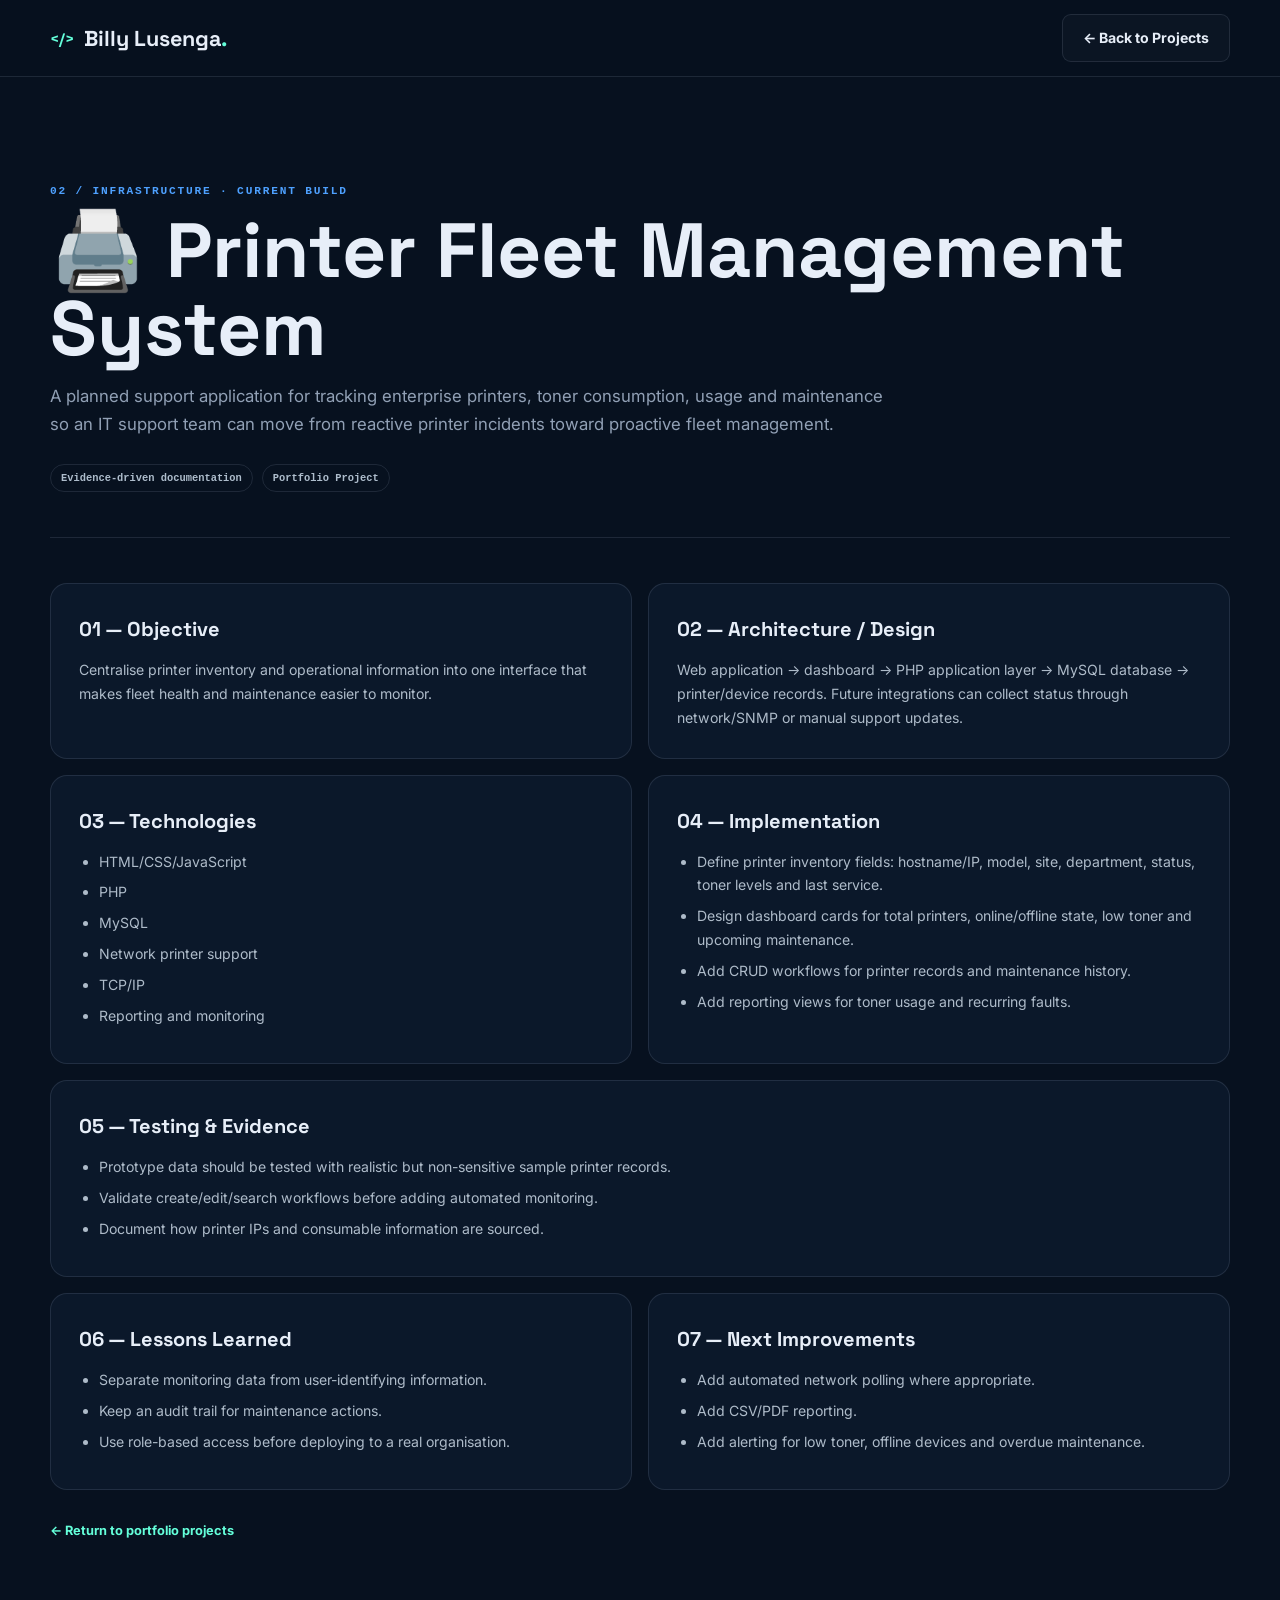
<file: projects/printer-fleet-management/index.html>
<!doctype html>
<html lang="en">
  <head>
    <meta charset="UTF-8" />
    <meta name="viewport" content="width=device-width,initial-scale=1.0" />
    <title>🖨️ Printer Fleet Management System | Billy Lusenga</title>
    <meta
      name="description"
      content="A planned support application for tracking enterprise printers, toner consumption, usage and maintenance so an IT support team can move from reactive printer incidents toward proactive fleet management."
    />
    <link rel="preconnect" href="https://fonts.googleapis.com" />
    <link rel="preconnect" href="https://fonts.gstatic.com" crossorigin />
    <link
      href="https://fonts.googleapis.com/css2?family=Inter:wght@400;500;600;700;800&family=Space+Grotesk:wght@500;600;700&display=swap"
      rel="stylesheet"
    />
    <link rel="stylesheet" href="../../css/style.css" />
    <style>
      .project-page {
        padding-top: 120px;
        padding-bottom: 100px;
      }
      .project-hero {
        padding: 65px 0 45px;
        border-bottom: 1px solid var(--border);
      }
      .project-kicker {
        color: #4ea1ff;
        font:
          700 0.7rem ui-monospace,
          monospace;
        letter-spacing: 0.16em;
      }
      .project-hero h1 {
        font-size: clamp(2.8rem, 6vw, 5rem);
        line-height: 1.02;
        margin: 14px 0;
      }
      .project-hero .lead {
        max-width: 850px;
        color: var(--muted);
        font-size: 1.05rem;
      }
      .project-meta {
        display: flex;
        flex-wrap: wrap;
        gap: 9px;
        margin-top: 25px;
      }
      .project-meta span {
        padding: 7px 10px;
        border: 1px solid var(--border);
        border-radius: 999px;
        color: #aebdcc;
        font:
          600 0.65rem ui-monospace,
          monospace;
      }
      .doc-grid {
        display: grid;
        grid-template-columns: 1fr 1fr;
        gap: 16px;
        margin-top: 45px;
      }
      .doc-card {
        padding: 28px;
        border: 1px solid var(--border);
        border-radius: 17px;
        background: var(--panel);
      }
      .doc-card.wide {
        grid-column: span 2;
      }
      .doc-card h2 {
        font-size: 1.25rem;
        margin-bottom: 12px;
      }
      .doc-card p,
      .doc-card li {
        color: #aebbc9;
        font-size: 0.88rem;
      }
      .doc-card ul {
        padding-left: 20px;
      }
      .doc-card li {
        margin: 7px 0;
      }
      .back-link {
        display: inline-flex;
        color: var(--accent);
        margin-top: 30px;
        font-weight: 700;
        font-size: 0.8rem;
      }
      @media (max-width: 760px) {
        .doc-grid {
          grid-template-columns: 1fr;
        }
        .doc-card.wide {
          grid-column: auto;
        }
      }
    </style>
  </head>
  <body>
    <header class="site-header scrolled">
      <nav class="nav container">
        <a class="brand" href="../../index.html"
          ><span class="brand-mark">&lt;/&gt;</span
          ><span>Billy Lusenga<span class="accent">.</span></span></a
        ><a class="btn btn-secondary" href="../../index.html#projects"
          >← Back to Projects</a
        >
      </nav>
    </header>
    <main class="project-page">
      <div class="container">
        <section class="project-hero">
          <p class="project-kicker">02 / INFRASTRUCTURE · CURRENT BUILD</p>
          <h1>🖨️ Printer Fleet Management System</h1>
          <p class="lead">
            A planned support application for tracking enterprise printers,
            toner consumption, usage and maintenance so an IT support team can
            move from reactive printer incidents toward proactive fleet
            management.
          </p>
          <div class="project-meta">
            <span>Evidence-driven documentation</span
            ><span>Portfolio Project</span>
          </div>
        </section>
        <div class="doc-grid">
          <article class="doc-card">
            <h2>01 — Objective</h2>
            <p>
              Centralise printer inventory and operational information into one
              interface that makes fleet health and maintenance easier to
              monitor.
            </p>
          </article>
          <article class="doc-card">
            <h2>02 — Architecture / Design</h2>
            <p>
              Web application → dashboard → PHP application layer → MySQL
              database → printer/device records. Future integrations can collect
              status through network/SNMP or manual support updates.
            </p>
          </article>
          <article class="doc-card">
            <h2>03 — Technologies</h2>
            <ul>
              <li>HTML/CSS/JavaScript</li>
              <li>PHP</li>
              <li>MySQL</li>
              <li>Network printer support</li>
              <li>TCP/IP</li>
              <li>Reporting and monitoring</li>
            </ul>
          </article>
          <article class="doc-card">
            <h2>04 — Implementation</h2>
            <ul>
              <li>
                Define printer inventory fields: hostname/IP, model, site,
                department, status, toner levels and last service.
              </li>
              <li>
                Design dashboard cards for total printers, online/offline state,
                low toner and upcoming maintenance.
              </li>
              <li>
                Add CRUD workflows for printer records and maintenance history.
              </li>
              <li>Add reporting views for toner usage and recurring faults.</li>
            </ul>
          </article>
          <article class="doc-card wide">
            <h2>05 — Testing & Evidence</h2>
            <ul>
              <li>
                Prototype data should be tested with realistic but non-sensitive
                sample printer records.
              </li>
              <li>
                Validate create/edit/search workflows before adding automated
                monitoring.
              </li>
              <li>
                Document how printer IPs and consumable information are sourced.
              </li>
            </ul>
          </article>
          <article class="doc-card">
            <h2>06 — Lessons Learned</h2>
            <ul>
              <li>
                Separate monitoring data from user-identifying information.
              </li>
              <li>Keep an audit trail for maintenance actions.</li>
              <li>
                Use role-based access before deploying to a real organisation.
              </li>
            </ul>
          </article>
          <article class="doc-card">
            <h2>07 — Next Improvements</h2>
            <ul>
              <li>Add automated network polling where appropriate.</li>
              <li>Add CSV/PDF reporting.</li>
              <li>
                Add alerting for low toner, offline devices and overdue
                maintenance.
              </li>
            </ul>
          </article>
        </div>
        <a class="back-link" href="../../index.html#projects"
          >← Return to portfolio projects</a
        >
      </div>
    </main>
  </body>
</html>
</file>
<file: css/style.css>
:root {
  --bg: #07111f;
  --bg-soft: #0b1728;
  --panel: rgba(14, 29, 48, 0.72);
  --text: #e7eef8;
  --muted: #91a0b5;
  --accent: #64ffda;
  --accent-2: #4ea1ff;
  --border: rgba(148, 163, 184, 0.16);
  --max: 1180px;
  --shadow: 0 25px 70px rgba(0, 0, 0, 0.35);
}
* {
  box-sizing: border-box;
  margin: 0;
  padding: 0;
}
html {
  scroll-behavior: smooth;
}
body {
  min-height: 100vh;
  overflow-x: hidden;
  background: var(--bg);
  color: var(--text);
  font-family: Inter, sans-serif;
  line-height: 1.7;
}
::selection {
  background: var(--accent);
  color: var(--bg);
}
a {
  color: inherit;
  text-decoration: none;
}
button,
input,
textarea {
  font: inherit;
}
.container {
  width: min(calc(100% - 40px), var(--max));
  margin-inline: auto;
}
.page-glow {
  position: fixed;
  width: 500px;
  height: 500px;
  border-radius: 50%;
  filter: blur(120px);
  opacity: 0.09;
  pointer-events: none;
  z-index: -1;
}
.glow-one {
  top: -200px;
  left: -180px;
  background: var(--accent);
}
.glow-two {
  right: -220px;
  top: 35%;
  background: var(--accent-2);
}
.site-header {
  position: fixed;
  inset: 0 0 auto;
  z-index: 100;
  background: rgba(7, 17, 31, 0.78);
  border-bottom: 1px solid transparent;
  backdrop-filter: blur(16px);
  transition: 0.3s;
}
.site-header.scrolled {
  border-color: var(--border);
}
.nav {
  height: 76px;
  display: flex;
  align-items: center;
  justify-content: space-between;
}
.brand {
  display: inline-flex;
  align-items: center;
  gap: 10px;
  font:
    700 1.35rem "Space Grotesk",
    sans-serif;
}
.brand-mark {
  color: var(--accent);
  font-size: 0.95rem;
}
.accent {
  color: var(--accent);
}
.nav-links {
  display: flex;
  align-items: center;
  gap: 26px;
}
.nav-links a {
  color: var(--muted);
  font-size: 0.88rem;
  transition: color 0.2s;
}
.nav-links a:hover {
  color: var(--accent);
}
:focus-visible {
  outline: 2px solid var(--accent);
  outline-offset: 4px;
}
.nav-cta {
  padding: 9px 16px;
  border: 1px solid rgba(100, 255, 218, 0.4);
  border-radius: 8px;
  color: var(--accent) !important;
}
.menu-toggle {
  display: none;
  border: 0;
  background: transparent;
  cursor: pointer;
}
.menu-toggle span {
  display: block;
  width: 25px;
  height: 2px;
  margin: 5px;
  background: var(--text);
}
.hero {
  min-height: 100vh;
  padding-top: 110px;
  display: grid;
  grid-template-columns: 0.94fr 1.06fr;
  gap: 50px;
  align-items: center;
}
.eyebrow {
  margin-bottom: 17px;
  color: var(--accent);
  font:
    700 0.72rem "Space Grotesk",
    sans-serif;
  letter-spacing: 0.18em;
}
.status-dot {
  display: inline-block;
  width: 7px;
  height: 7px;
  margin-right: 8px;
  border-radius: 50%;
  background: var(--accent);
  box-shadow: 0 0 14px var(--accent);
}
h1,
h2,
h3 {
  font-family: "Space Grotesk", sans-serif;
}
.hero h1 {
  max-width: 720px;
  font-size: clamp(3rem, 6vw, 5.2rem);
  line-height: 1.03;
  letter-spacing: -0.045em;
}
.gradient-text {
  background: linear-gradient(
    100deg,
    var(--accent),
    #9bfff0 45%,
    var(--accent-2)
  );
  -webkit-background-clip: text;
  background-clip: text;
  color: transparent;
}
.hero-text {
  max-width: 640px;
  margin: 26px 0 20px;
  color: var(--muted);
  font-size: 1.05rem;
}
.hero-tags {
  display: flex;
  flex-wrap: wrap;
  gap: 8px;
  margin-bottom: 28px;
}
.hero-tags span {
  padding: 7px 11px;
  border: 1px solid var(--border);
  border-radius: 999px;
  background: rgba(255, 255, 255, 0.025);
  color: #c9d4df;
  font:
    600 0.68rem ui-monospace,
    monospace;
}
.hero-actions {
  display: flex;
  gap: 12px;
  flex-wrap: wrap;
}
.btn {
  display: inline-flex;
  align-items: center;
  justify-content: center;
  gap: 10px;
  min-height: 48px;
  padding: 0 20px;
  border-radius: 9px;
  font-weight: 700;
  font-size: 0.88rem;
  transition:
    transform 0.2s,
    box-shadow 0.2s,
    background 0.2s;
}
.btn:hover {
  transform: translateY(-2px);
}
.btn-primary {
  color: var(--bg);
  background: var(--accent);
  box-shadow: 0 12px 35px rgba(100, 255, 218, 0.13);
}
.btn-secondary {
  border: 1px solid var(--border);
  background: rgba(255, 255, 255, 0.025);
}
.hero-stats {
  display: flex;
  gap: 28px;
  margin-top: 50px;
}
.hero-stats div {
  display: grid;
}
.hero-stats strong {
  font:
    700 1.3rem "Space Grotesk",
    sans-serif;
}
.hero-stats span {
  color: var(--muted);
  font-size: 0.72rem;
}
.hero-visual {
  position: relative;
  height: 600px;
  overflow: hidden;
  border: 1px solid var(--border);
  border-radius: 28px;
  background:
    radial-gradient(
      circle at 50% 30%,
      rgba(78, 161, 255, 0.13),
      transparent 34%
    ),
    linear-gradient(145deg, rgba(17, 36, 59, 0.88), rgba(5, 14, 26, 0.95));
  box-shadow: var(--shadow);
  perspective: 1000px;
}
.scene-grid {
  position: absolute;
  inset: 50% -20% -35%;
  background-image:
    linear-gradient(rgba(100, 255, 218, 0.08) 1px, transparent 1px),
    linear-gradient(90deg, rgba(100, 255, 218, 0.08) 1px, transparent 1px);
  background-size: 35px 35px;
  transform: perspective(450px) rotateX(62deg);
  transform-origin: top;
}
.scene-label {
  position: absolute;
  top: 24px;
  left: 26px;
  color: #718197;
  font:
    700 0.67rem "Space Grotesk",
    sans-serif;
  letter-spacing: 0.12em;
}
.scene-label span {
  color: var(--accent);
  margin-left: 8px;
}
.character {
  position: absolute;
  left: 42%;
  bottom: 95px;
  width: 120px;
  height: 260px;
  animation: float 4s ease-in-out infinite;
  transform: translateX(-50%);
  z-index: 4;
}
.character-shadow {
  position: absolute;
  width: 150px;
  height: 24px;
  bottom: -8px;
  left: -15px;
  border-radius: 50%;
  background: rgba(0, 0, 0, 0.4);
  filter: blur(8px);
}
.head {
  position: absolute;
  top: 0;
  left: 22px;
  width: 76px;
  height: 82px;
  border-radius: 45% 45% 42% 42%;
  background: #b96f45;
  box-shadow: inset -8px -6px 0 rgba(0, 0, 0, 0.08);
}
.hair {
  position: absolute;
  inset: -6px 4px auto;
  height: 33px;
  border-radius: 45px 45px 20px 20px;
  background: #151b25;
}
.face {
  position: absolute;
  inset: 31px 0 0;
}
.eye {
  position: absolute;
  top: 7px;
  width: 6px;
  height: 6px;
  border-radius: 50%;
  background: #15202b;
}
.eye-left {
  left: 20px;
}
.eye-right {
  right: 20px;
}
.smile {
  position: absolute;
  left: 30px;
  top: 23px;
  width: 16px;
  height: 8px;
  border-bottom: 2px solid #532e25;
  border-radius: 50%;
}
.neck {
  position: absolute;
  top: 74px;
  left: 52px;
  width: 24px;
  height: 26px;
  background: #a85f3d;
}
.body {
  position: absolute;
  top: 91px;
  left: 8px;
  width: 104px;
  height: 105px;
  border-radius: 25px 25px 13px 13px;
  background: linear-gradient(145deg, #162d47, #0d1d31);
  border: 1px solid rgba(100, 255, 218, 0.15);
}
.shirt-logo {
  position: absolute;
  top: 38px;
  left: 42px;
  color: var(--accent);
  font:
    700 0.75rem "Space Grotesk",
    sans-serif;
}
.arm {
  position: absolute;
  top: 11px;
  width: 25px;
  height: 92px;
  border-radius: 20px;
  background: #b96f45;
}
.arm-left {
  left: -15px;
  transform: rotate(18deg);
}
.arm-right {
  right: -15px;
  transform: rotate(-30deg);
  transform-origin: top;
  animation: work 1.7s ease-in-out infinite;
}
.leg {
  position: absolute;
  top: 186px;
  width: 38px;
  height: 70px;
  border-radius: 12px;
  background: #111d2c;
}
.leg-left {
  left: 18px;
}
.leg-right {
  right: 18px;
}
.monitor {
  position: absolute;
  right: 7%;
  top: 19%;
  width: 260px;
  z-index: 2;
}
.monitor-screen {
  height: 158px;
  padding: 18px;
  overflow: hidden;
  border: 6px solid #111c2b;
  border-radius: 12px;
  background: #06111c;
  box-shadow: 0 20px 45px rgba(0, 0, 0, 0.4);
  font:
    500 0.61rem ui-monospace,
    monospace;
}
.terminal-line {
  margin-bottom: 8px;
  color: #8494aa;
}
.terminal-line span,
.success {
  color: var(--accent);
}
.terminal-cursor {
  display: inline-block;
  width: 6px;
  height: 11px;
  background: var(--accent);
  animation: blink 1s steps(2) infinite;
}
.monitor-stand {
  width: 45px;
  height: 52px;
  margin: auto;
  border-bottom: 5px solid #17263a;
  border-left: 5px solid transparent;
  border-right: 5px solid transparent;
}
.printer {
  position: absolute;
  left: 8%;
  bottom: 116px;
  width: 190px;
  height: 105px;
  border-radius: 10px;
  background: linear-gradient(#263a52, #14253a);
  box-shadow: 0 25px 35px rgba(0, 0, 0, 0.35);
  z-index: 5;
}
.printer-top {
  position: absolute;
  top: -19px;
  left: 20px;
  width: 150px;
  height: 30px;
  border-radius: 8px 8px 3px 3px;
  background: #31465d;
}
.printer-panel {
  position: absolute;
  right: 12px;
  top: 25px;
  display: flex;
  align-items: center;
  gap: 5px;
  font:
    600 0.45rem ui-monospace,
    monospace;
  color: var(--accent);
}
.printer-panel i {
  width: 5px;
  height: 5px;
  border-radius: 50%;
  background: var(--accent);
}
.paper {
  position: absolute;
  left: 29px;
  top: -8px;
  width: 100px;
  height: 25px;
  background: #eef5f8;
  transform: rotate(-2deg);
}
.printer-tray {
  position: absolute;
  left: 28px;
  bottom: -8px;
  width: 105px;
  height: 20px;
  border-radius: 0 0 6px 6px;
  background: #0b1727;
}
.network-rack {
  position: absolute;
  right: 5%;
  bottom: 72px;
  width: 70px;
  height: 105px;
  padding: 15px 10px;
  border-radius: 7px;
  border: 1px solid #263d58;
  background: #0b1726;
  z-index: 2;
}
.rack-light {
  display: inline-block;
  width: 5px;
  height: 5px;
  margin: 2px;
  border-radius: 50%;
  background: var(--accent);
  animation: blink 1.5s infinite;
}
.floating-chip {
  position: absolute;
  padding: 7px 11px;
  border: 1px solid rgba(100, 255, 218, 0.2);
  border-radius: 7px;
  background: rgba(9, 23, 39, 0.75);
  color: #b8c7d8;
  font:
    600 0.62rem ui-monospace,
    monospace;
  box-shadow: 0 12px 25px rgba(0, 0, 0, 0.25);
  backdrop-filter: blur(8px);
  z-index: 6;
}
.chip-one {
  top: 36%;
  left: 8%;
  animation: float 3s ease-in-out infinite;
}
.chip-two {
  top: 54%;
  right: 8%;
  animation: float 3.6s ease-in-out infinite 0.3s;
}
.chip-three {
  top: 15%;
  right: 9%;
  animation: float 3.3s ease-in-out infinite 0.7s;
}
.chip-four {
  bottom: 12%;
  left: 30%;
  animation: float 4s ease-in-out infinite 0.5s;
}
.section {
  padding-block: 120px;
}
.section-dark {
  background: rgba(2, 10, 19, 0.55);
  border-block: 1px solid rgba(148, 163, 184, 0.05);
}
.section-heading {
  max-width: 760px;
  margin-bottom: 55px;
}
.section-heading.centered {
  margin-inline: auto;
  text-align: center;
}
.section-heading h2 {
  font-size: clamp(2.2rem, 4vw, 3.6rem);
  line-height: 1.1;
  letter-spacing: -0.035em;
}
.section-heading > p:last-child {
  color: var(--muted);
  margin-top: 17px;
}
.about-grid {
  display: grid;
  grid-template-columns: 1.15fr 0.85fr;
  gap: 25px;
}
.glass,
.metric-card,
.service-card,
.credential-card,
.project-card {
  border: 1px solid var(--border);
  background: var(--panel);
  box-shadow: 0 18px 50px rgba(0, 0, 0, 0.12);
}
.about-card {
  padding: 38px;
  border-radius: 20px;
}
.about-card p + p {
  margin-top: 18px;
}
.about-card p {
  color: #aebbc9;
}
.about-metrics {
  display: grid;
  grid-template-columns: 1fr 1fr;
  gap: 14px;
}
.metric-card {
  padding: 24px;
  border-radius: 16px;
}
.metric-icon {
  color: var(--accent);
  font:
    700 0.7rem ui-monospace,
    monospace;
}
.metric-card strong {
  display: block;
  margin: 15px 0 5px;
  font:
    700 1.2rem "Space Grotesk",
    sans-serif;
}
.metric-card p {
  color: var(--muted);
  font-size: 0.83rem;
}
.service-grid {
  display: grid;
  grid-template-columns: repeat(4, 1fr);
  gap: 15px;
}
.service-card {
  position: relative;
  min-height: 330px;
  padding: 27px;
  border-radius: 18px;
  overflow: hidden;
  transition: 0.25s;
}
.service-card:hover,
.project-card:hover,
.credential-card:hover,
.skill-group:hover {
  transform: translateY(-5px);
  border-color: rgba(100, 255, 218, 0.28);
}
.service-number {
  position: absolute;
  top: 25px;
  right: 25px;
  color: #56677d;
  font:
    700 0.7rem ui-monospace,
    monospace;
}
.service-icon {
  color: var(--accent);
  font-size: 2rem;
  margin: 22px 0 35px;
}
.service-card h3 {
  font-size: 1.2rem;
  margin-bottom: 12px;
}
.service-card p {
  color: var(--muted);
  font-size: 0.82rem;
}
.tag-row,
.project-stack,
.skill-list {
  display: flex;
  flex-wrap: wrap;
  gap: 7px;
}
.tag-row {
  margin-top: 24px;
}
.tag-row span,
.project-stack span,
.skill-list span {
  padding: 5px 8px;
  border: 1px solid var(--border);
  border-radius: 5px;
  color: #8999ad;
  font-size: 0.62rem;
}
.skills-layout {
  display: grid;
  grid-template-columns: 0.72fr 1.28fr;
  gap: 70px;
  align-items: start;
}
.skill-groups {
  display: grid;
  grid-template-columns: 1fr 1fr;
  gap: 15px;
}
.skill-group {
  padding: 25px;
  border: 1px solid var(--border);
  border-radius: 15px;
  background: rgba(255, 255, 255, 0.015);
  transition: 0.25s;
}
.skill-group-wide {
  grid-column: span 2;
}
.skill-group-header {
  display: flex;
  align-items: center;
  gap: 12px;
  margin-bottom: 10px;
}
.skill-index {
  color: var(--accent);
  font:
    700 0.62rem ui-monospace,
    monospace;
}
.skill-group h3 {
  margin: 0;
  font-size: 1rem;
}
.skill-description {
  color: #718197;
  font-size: 0.78rem;
  line-height: 1.65;
  margin-bottom: 17px;
}
.skill-list span {
  color: #a8b5c5;
  background: rgba(255, 255, 255, 0.018);
}
.experience-summary {
  display: grid;
  grid-template-columns: repeat(3, 1fr);
  gap: 15px;
  max-width: 950px;
  margin-bottom: 55px;
}
.experience-stat {
  padding: 20px 22px;
  border: 1px solid var(--border);
  border-radius: 14px;
  background: rgba(255, 255, 255, 0.018);
}
.experience-stat strong {
  display: block;
  color: var(--accent);
  font:
    700 1rem ui-monospace,
    monospace;
}
.experience-stat span {
  display: block;
  margin-top: 7px;
  color: #8392a5;
  font-size: 0.78rem;
}
.timeline {
  position: relative;
  max-width: 950px;
  padding-left: 40px;
}
.timeline:before {
  content: "";
  position: absolute;
  left: 8px;
  top: 0;
  bottom: 0;
  width: 1px;
  background: #24364d;
}
.timeline-item {
  position: relative;
  display: grid;
  grid-template-columns: 180px 1fr;
  gap: 30px;
  margin-bottom: 50px;
}
.timeline-marker {
  position: absolute;
  left: -37px;
  top: 6px;
  width: 11px;
  height: 11px;
  border: 2px solid var(--accent);
  border-radius: 50%;
  background: var(--bg);
  box-shadow: 0 0 15px rgba(100, 255, 218, 0.5);
}
.timeline-date {
  color: var(--accent);
  font:
    600 0.68rem ui-monospace,
    monospace;
  padding-top: 3px;
}
.role-type {
  color: #697a90;
  font:
    700 0.65rem ui-monospace,
    monospace;
  letter-spacing: 0.12em;
}
.timeline-content h3 {
  margin: 7px 0 13px;
  font-size: 1.7rem;
}
.timeline-content > p:not(.role-type) {
  color: var(--muted);
  max-width: 760px;
}
.timeline-client {
  margin: -5px 0 14px;
  color: #8ea0b5 !important;
  font:
    600 0.72rem ui-monospace,
    monospace;
}
.timeline-content ul {
  margin: 20px 0 0 18px;
  color: #a7b4c4;
}
.timeline-content li {
  margin: 7px 0;
  padding-left: 5px;
}
.project-grid {
  display: grid;
  grid-template-columns: 1fr 1fr;
  gap: 15px;
}
.project-card {
  min-height: 250px;
  padding: 28px;
  border-radius: 17px;
  transition: 0.25s;
}
.project-card.featured {
  grid-column: span 2;
  background: linear-gradient(
    120deg,
    rgba(100, 255, 218, 0.07),
    rgba(78, 161, 255, 0.025)
  );
}
.project-top {
  display: flex;
  justify-content: space-between;
  align-items: center;
  gap: 15px;
  color: var(--accent);
  font:
    600 0.64rem ui-monospace,
    monospace;
}
.project-status {
  padding: 5px 8px;
  border: 1px solid rgba(100, 255, 218, 0.16);
  border-radius: 999px;
  color: #7f91a7;
  font-size: 0.58rem;
}
.project-card h3 {
  margin: 34px 0 10px;
  font-size: 1.35rem;
}
.project-card p {
  color: var(--muted);
  max-width: 760px;
  line-height: 1.75;
}
.project-details {
  display: grid;
  grid-template-columns: 1fr 1fr;
  gap: 15px;
  margin-top: 22px;
}
.project-details div {
  display: flex;
  flex-direction: column;
  gap: 6px;
  padding-top: 14px;
  border-top: 1px solid rgba(148, 163, 184, 0.08);
}
.project-details strong {
  color: #7f91a7;
  font:
    700 0.58rem ui-monospace,
    monospace;
  letter-spacing: 0.08em;
  text-transform: uppercase;
}
.project-details span {
  color: #aab7c7;
  font-size: 0.72rem;
}
.project-stack {
  margin-top: 25px;
}
.project-link {
  display: inline-flex;
  margin-top: 24px;
  color: var(--accent);
  font-size: 0.78rem;
  font-weight: 700;
}
.projects-note {
  display: flex;
  align-items: center;
  gap: 10px;
  max-width: 760px;
  margin: 28px auto 0;
  padding: 15px 18px;
  border: 1px solid rgba(100, 255, 218, 0.08);
  border-radius: 10px;
  background: rgba(255, 255, 255, 0.015);
}
.projects-note p {
  color: #718197;
  font-size: 0.72rem;
}
.education-grid {
  display: grid;
  grid-template-columns: 0.8fr 1.2fr;
  gap: 80px;
}
.credentials {
  display: grid;
  grid-template-columns: 1fr 1fr;
  gap: 15px;
}
.credential-card {
  padding: 25px;
  border-radius: 15px;
  transition: 0.25s;
}
.credential-label {
  color: var(--accent);
  font:
    700 0.62rem ui-monospace,
    monospace;
  letter-spacing: 0.1em;
}
.credential-card h3 {
  margin: 15px 0 5px;
  font-size: 1.05rem;
}
.credential-card p {
  color: var(--muted);
  font-size: 0.78rem;
  margin-bottom: 13px;
}
.credential-card strong {
  color: #b8c5d4;
  font-size: 0.75rem;
}
.certificate-section-card {
  grid-column: 1 / -1;
  padding: 28px;
}
.certificate-section-heading {
  display: flex;
  justify-content: space-between;
  align-items: flex-start;
  gap: 20px;
}
.certificate-section-heading h3 {
  margin: 10px 0 0;
  font-size: 1.45rem;
}
.certificate-count {
  color: #64758a;
  font:
    700 0.65rem ui-monospace,
    monospace;
  letter-spacing: 0.1em;
  padding-top: 4px;
}
.certificate-intro {
  color: var(--muted);
  max-width: 780px;
  margin: 14px 0 22px;
  font-size: 0.84rem;
}
.certificate-grid {
  display: grid;
  grid-template-columns: repeat(2, minmax(0, 1fr));
  gap: 15px;
}
.certificate-card {
  min-width: 0;
  border: 1px solid var(--border);
  border-radius: 15px;
  overflow: hidden;
  background: rgba(7, 17, 31, 0.42);
  transition:
    transform 0.25s ease,
    border-color 0.25s ease,
    box-shadow 0.25s ease;
}
.certificate-card-available:hover {
  transform: translateY(-5px);
  border-color: rgba(100, 255, 218, 0.3);
  box-shadow: 0 18px 45px rgba(0, 0, 0, 0.25);
}
.certificate-preview {
  position: relative;
  min-height: 205px;
  padding: 25px 22px 18px;
  display: flex;
  flex-direction: column;
  justify-content: center;
  align-items: center;
  text-align: center;
  overflow: hidden;
  background: linear-gradient(
    145deg,
    rgba(255, 255, 255, 0.97),
    rgba(224, 234, 242, 0.9)
  );
  color: #14304b;
}
.certificate-preview::before {
  content: "";
  position: absolute;
  inset: 9px;
  border: 1px solid rgba(20, 48, 75, 0.16);
  pointer-events: none;
}
.certificate-watermark {
  position: absolute;
  top: 17px;
  left: 20px;
  color: #2c93ae;
  font:
    700 0.65rem ui-monospace,
    monospace;
  text-align: left;
  line-height: 1.2;
}
.certificate-watermark span {
  font-weight: 500;
}
.certificate-preview-title {
  position: relative;
  margin-top: 18px;
  font:
    700 1rem/1.25 "Space Grotesk",
    sans-serif;
}
.certificate-preview-name {
  position: relative;
  margin-top: 12px;
  font:
    700 1.05rem/1.2 "Space Grotesk",
    sans-serif;
  color: #155aa0;
}
.certificate-preview-date {
  position: absolute;
  right: 20px;
  bottom: 18px;
  color: #31485d;
  font:
    700 0.55rem ui-monospace,
    monospace;
}
.certificate-card-body {
  padding: 20px;
  display: flex;
  flex-direction: column;
  gap: 17px;
}
.certificate-card-body h4,
.certificate-card-placeholder h4 {
  margin: 10px 0 4px;
  font-size: 1rem;
  line-height: 1.35;
}
.certificate-card-body p,
.certificate-card-placeholder p {
  color: var(--muted);
  font-size: 0.76rem;
  margin: 0;
}
.certificate-status {
  display: inline-flex;
  align-items: center;
  gap: 7px;
  font:
    700 0.58rem ui-monospace,
    monospace;
  letter-spacing: 0.1em;
}
.certificate-status.available {
  color: var(--accent);
}
.certificate-status.available::before {
  content: "";
  width: 6px;
  height: 6px;
  border-radius: 50%;
  background: var(--accent);
  box-shadow: 0 0 10px rgba(100, 255, 218, 0.65);
}
.certificate-status.pending {
  color: #728398;
}
.certificate-button {
  align-self: flex-start;
  border: 1px solid rgba(100, 255, 218, 0.28);
  border-radius: 9px;
  padding: 10px 14px;
  background: rgba(100, 255, 218, 0.06);
  color: var(--accent);
  cursor: pointer;
  font:
    700 0.68rem ui-monospace,
    monospace;
  transition: 0.2s ease;
}
.certificate-button:hover {
  background: rgba(100, 255, 218, 0.12);
  transform: translateY(-1px);
}
.certificate-card-placeholder {
  min-height: 205px;
  padding: 24px;
  display: flex;
  flex-direction: column;
  justify-content: center;
  border-style: dashed;
}
.certificate-placeholder-icon {
  width: 44px;
  height: 44px;
  display: grid;
  place-items: center;
  margin-bottom: 18px;
  border: 1px solid rgba(100, 255, 218, 0.12);
  border-radius: 12px;
  color: #5c7088;
  font-size: 1.2rem;
}
.placeholder-note {
  color: #5f7187;
  font-size: 0.68rem;
  margin-top: 12px;
}
.career-card {
  grid-column: 1 / -1;
}
.certificate-modal {
  position: fixed;
  inset: 0;
  z-index: 300;
  display: none;
  align-items: center;
  justify-content: center;
  padding: 22px;
}
.certificate-modal.open {
  display: flex;
}
.certificate-modal-backdrop {
  position: absolute;
  inset: 0;
  background: rgba(2, 8, 16, 0.82);
  backdrop-filter: blur(10px);
}
.certificate-modal-dialog {
  position: relative;
  z-index: 1;
  width: min(1120px, 100%);
  max-height: calc(100vh - 44px);
  display: flex;
  flex-direction: column;
  border: 1px solid rgba(100, 255, 218, 0.18);
  border-radius: 18px;
  overflow: hidden;
  background: #07111f;
  box-shadow: 0 35px 90px rgba(0, 0, 0, 0.55);
}
.certificate-modal-header {
  display: flex;
  align-items: center;
  justify-content: space-between;
  gap: 20px;
  padding: 18px 20px;
  border-bottom: 1px solid var(--border);
}
.certificate-modal-header h3 {
  margin-top: 5px;
  font-size: 1.05rem;
}
.certificate-close {
  width: 38px;
  height: 38px;
  border: 1px solid var(--border);
  border-radius: 10px;
  background: rgba(255, 255, 255, 0.03);
  color: var(--text);
  cursor: pointer;
  font-size: 1.5rem;
  line-height: 1;
}
.certificate-close:hover {
  border-color: rgba(100, 255, 218, 0.3);
  color: var(--accent);
}
.certificate-viewer {
  flex: 1;
  min-height: 58vh;
  background: #182536;
}
.certificate-viewer object {
  display: block;
  width: 100%;
  height: min(70vh, 760px);
  border: 0;
}
.certificate-viewer p {
  padding: 30px;
  color: var(--muted);
}
.certificate-viewer a {
  color: var(--accent);
}
.certificate-modal-actions {
  display: flex;
  justify-content: flex-end;
  gap: 10px;
  padding: 15px 20px;
  border-top: 1px solid var(--border);
}
.contact {
  padding-bottom: 80px;
}
.contact-card {
  display: flex;
  align-items: center;
  justify-content: space-between;
  gap: 40px;
  padding: 55px;
  border: 1px solid rgba(100, 255, 218, 0.16);
  border-radius: 25px;
  background:
    radial-gradient(
      circle at 80% 20%,
      rgba(100, 255, 218, 0.07),
      transparent 35%
    ),
    rgba(11, 26, 43, 0.7);
}
.contact-copy {
  max-width: 760px;
}
.contact-card h2 {
  font-size: clamp(2.3rem, 4vw, 4rem);
  line-height: 1.04;
}
.contact-card p:not(.eyebrow) {
  color: var(--muted);
  margin-top: 17px;
}
.contact-focus {
  display: flex;
  flex-wrap: wrap;
  gap: 8px;
  margin-top: 22px;
}
.contact-focus span {
  padding: 7px 10px;
  border: 1px solid var(--border);
  border-radius: 7px;
  color: #aab8c9;
  font-size: 0.72rem;
}
.contact-actions {
  display: flex;
  gap: 10px;
  flex-wrap: wrap;
  flex-shrink: 0;
  max-width: 520px;
}
.footer {
  border-top: 1px solid var(--border);
}
.footer-inner {
  min-height: 100px;
  display: flex;
  align-items: center;
  justify-content: space-between;
  gap: 25px;
  color: #66778c;
  font-size: 0.75rem;
}
.footer a {
  color: var(--accent);
}
.reveal {
  opacity: 1;
  transform: none;
  transition:
    opacity 0.7s,
    transform 0.7s;
}
.js .reveal {
  opacity: 0;
  transform: translateY(25px);
}
.reveal.visible {
  opacity: 1;
  transform: none;
}
@keyframes float {
  0%,
  100% {
    transform: translate(-50%, 0);
  }
  50% {
    transform: translate(-50%, -10px);
  }
}
@keyframes work {
  0%,
  100% {
    transform: rotate(-30deg);
  }
  50% {
    transform: rotate(-45deg);
  }
}
@keyframes blink {
  50% {
    opacity: 0.2;
  }
}
@media (max-width: 1050px) {
  .service-grid {
    grid-template-columns: 1fr 1fr;
  }
  .hero {
    grid-template-columns: 1fr;
    padding-top: 130px;
  }
  .hero-copy {
    max-width: 800px;
  }
  .hero-visual {
    max-width: 800px;
    width: 100%;
  }
  .skills-layout,
  .education-grid {
    grid-template-columns: 1fr;
    gap: 35px;
  }
}
@media (max-width: 760px) {
  .container {
    width: min(calc(100% - 28px), var(--max));
  }
  .menu-toggle {
    display: block;
  }
  .nav-links {
    position: absolute;
    top: 76px;
    left: 14px;
    right: 14px;
    display: none;
    flex-direction: column;
    align-items: stretch;
    gap: 0;
    padding: 10px;
    border: 1px solid var(--border);
    border-radius: 12px;
    background: rgba(7, 17, 31, 0.97);
  }
  .nav-links.open {
    display: flex;
  }
  .nav-links a {
    padding: 13px;
  }
  .nav-cta {
    text-align: center;
  }
  .hero {
    padding-top: 110px;
  }
  .hero h1 {
    font-size: clamp(2.7rem, 13vw, 4rem);
  }
  .hero-stats {
    gap: 16px;
  }
  .contact-card {
    padding: 35px 25px;
    flex-direction: column;
    align-items: flex-start;
  }
  .contact-actions {
    width: 100%;
  }
  .contact-actions .btn {
    flex: 1;
  }
  .footer-inner {
    padding-block: 20px;
    flex-direction: column;
    align-items: flex-start;
  }
  .hero-visual {
    height: 470px;
  }
  .monitor {
    right: 4%;
    width: 200px;
    top: 17%;
  }
  .monitor-screen {
    height: 125px;
    padding: 12px;
    font-size: 0.48rem;
  }
  .printer {
    left: 3%;
    bottom: 80px;
    transform: scale(0.82);
    transform-origin: bottom left;
  }
  .network-rack {
    right: 3%;
    bottom: 40px;
    transform: scale(0.75);
  }
  .character {
    bottom: 65px;
    transform: translateX(-50%) scale(0.85);
  }
  .floating-chip {
    font-size: 0.55rem;
  }
  .about-grid,
  .service-grid,
  .project-grid,
  .credentials,
  .skill-groups,
  .certificate-grid {
    grid-template-columns: 1fr;
  }
  .certificate-section-card {
    grid-column: auto;
  }
  .certificate-section-heading {
    flex-direction: column;
    gap: 8px;
  }
  .certificate-modal {
    padding: 10px;
  }
  .certificate-modal-dialog {
    max-height: calc(100vh - 20px);
  }
  .certificate-viewer {
    min-height: 58vh;
  }
  .certificate-viewer object {
    height: 58vh;
  }
  .certificate-modal-actions {
    flex-direction: column;
  }
  .certificate-modal-actions .btn {
    width: 100%;
    text-align: center;
  }
  .skill-group-wide,
  .project-card.featured {
    grid-column: auto;
  }
  .project-details {
    grid-template-columns: 1fr;
  }
  .project-top {
    align-items: flex-start;
    flex-direction: column;
  }
  .timeline {
    padding-left: 28px;
  }
  .timeline-item {
    grid-template-columns: 1fr;
    gap: 8px;
  }
  .timeline-marker {
    left: -25px;
  }
  .experience-summary {
    grid-template-columns: 1fr;
    margin-bottom: 40px;
  }
}
@media (prefers-reduced-motion: reduce) {
  html {
    scroll-behavior: auto;
  }
  *,
  *::before,
  *::after {
    animation-duration: 0.01ms !important;
    animation-iteration-count: 1 !important;
    transition-duration: 0.01ms !important;
  }
  .reveal,
  .js .reveal {
    opacity: 1;
    transform: none;
  }
}
</file>
